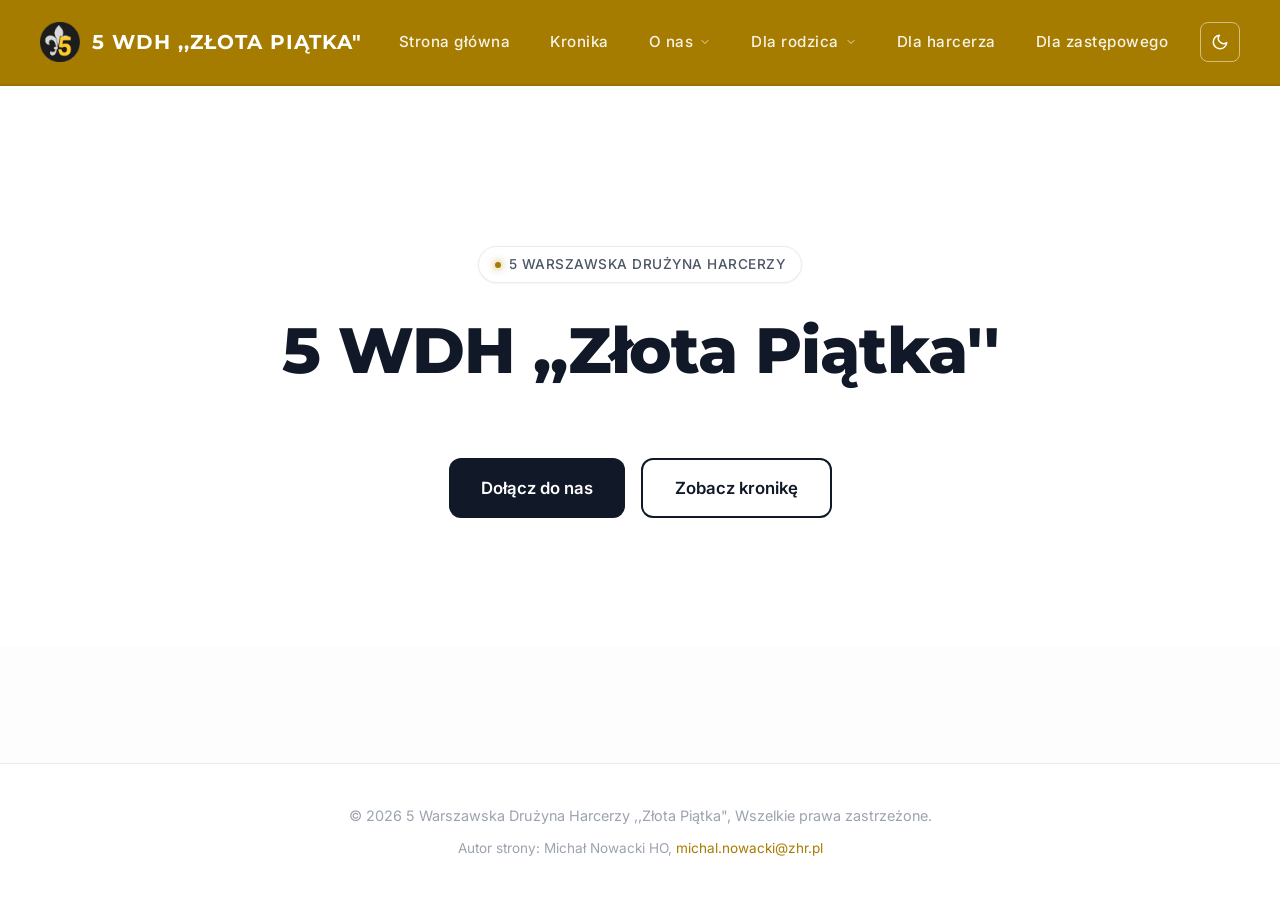
<file: index.html>
<!DOCTYPE html>
<html lang="pl">

<head>
    <meta charset="UTF-8">
    <meta name="viewport" content="width=device-width, initial-scale=1.0">
    <title>Szablon Drużyny - Strona główna</title>
    <!-- Zoptymalizowane ładowanie fontów -->
    <link rel="preconnect" href="https://fonts.googleapis.com">
    <link rel="preconnect" href="https://fonts.gstatic.com" crossorigin>
    <link href="https://fonts.googleapis.com/css2?family=Inter:wght@300;400;500;600;700;800&family=Montserrat:wght@700;800&display=swap" rel="stylesheet">
    <link rel="stylesheet" href="style.css">
    <style>
        /* Dodatkowe, specyficzne dla strony głównej style w celu urozmaicenia */
        .badge {
            display: inline-flex;
            align-items: center;
            padding: 6px 16px;
            border-radius: 999px;
            background-color: var(--bg-surface);
            border: 1px solid var(--border-subtle);
            font-size: 0.85rem;
            font-weight: 500;
            color: var(--text-secondary);
            margin-bottom: 2rem;
            box-shadow: var(--shadow-sm);
            letter-spacing: 0.5px;
            text-transform: uppercase;
        }

        .badge-dot {
            width: 6px;
            height: 6px;
            background-color: var(--color-gold-base);
            border-radius: 50%;
            margin-right: 8px;
            box-shadow: 0 0 8px var(--color-gold-base);
        }

        .cta-button {
            display: inline-flex;
            align-items: center;
            justify-content: center;
            padding: 14px 32px;
            background-color: var(--text-primary);
            color: var(--bg-base);
            text-decoration: none;
            font-weight: 600;
            font-size: 1.05rem;
            border-radius: 12px;
            margin-top: 3rem;
            transition: transform var(--transition-fast), box-shadow var(--transition-fast), background-color var(--transition-fast);
            position: relative;
            overflow: hidden;
        }

        .cta-button:hover {
            transform: translateY(-2px);
            box-shadow: 0 10px 25px -5px rgba(0, 0, 0, 0.2);
            background-color: var(--color-gold-base);
            /* Transformuje w złoty przy najechaniu */
            color: #ffffff;
        }
    </style>
<link rel="icon" type="image/png" href="lofoo.png">
</head>

<body>
    <div id="header-placeholder"></div>

    <main>
        <!-- Zmodernizowana sekcja Hero -->
        <section class="hero">
            <div class="badge">
                <span class="badge-dot"></span> 5 Warszawska Drużyna Harcerzy
            </div>
            <h1>5 WDH ,,Złota Piątka''</h1>
            <p></p>

            <div style="display: flex; gap: 1rem; justify-content: center; flex-wrap: wrap;">
                <a href="kontakt.html" class="cta-button">Dołącz do nas</a>
                <a href="kronika.html" class="cta-button"
                    style="background-color: transparent; border: 2px solid var(--text-primary); color: var(--text-primary);">Zobacz
                    kronikę</a>
            </div>
        </section>


    </main>

    <div id="footer-placeholder"></div>
    <script src="components.js"></script>
    <script src="script.js"></script>
</body>

</html>
</file>
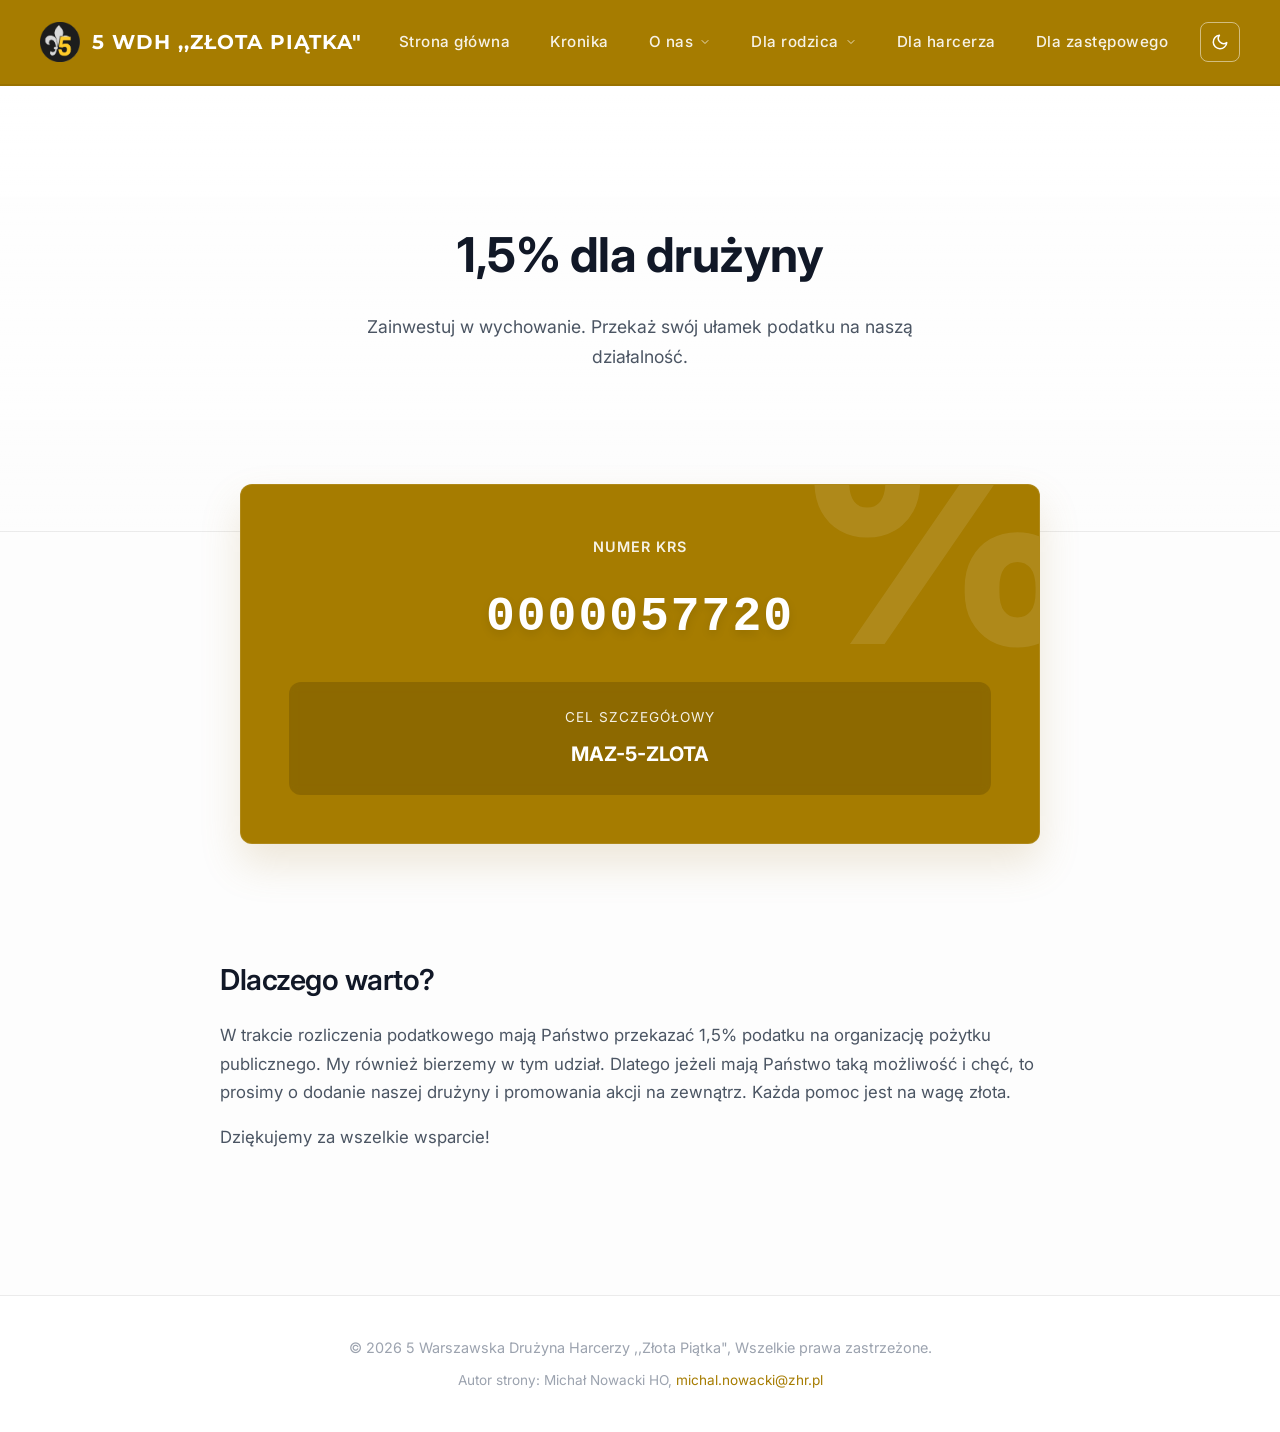
<file: 1-5-procent.html>
<!DOCTYPE html>
<html lang="pl">

<head>
    <meta charset="UTF-8">
    <meta name="viewport" content="width=device-width, initial-scale=1.0">
    <title>1,5% Podatku - Szablon Drużyny</title>
    <link rel="preconnect" href="https://fonts.googleapis.com">
    <link rel="preconnect" href="https://fonts.gstatic.com" crossorigin>
    <link href="https://fonts.googleapis.com/css2?family=Inter:wght@300;400;500;600;700;800&family=Montserrat:wght@700;800&display=swap" rel="stylesheet">
    <link rel="stylesheet" href="style.css">
    <style>
        .page-header {
            padding: 8rem 2rem 5rem;
            text-align: center;
            background: linear-gradient(180deg, var(--hero-glow) 0%, transparent 100%);
            border-bottom: 1px solid var(--border-subtle);
            margin-bottom: 3rem;
        }

        .page-header h1 {
            font-size: 3rem;
            font-weight: 700;
            letter-spacing: -0.5px;
            margin-bottom: 1rem;
            background: var(--gradient-text);
            -webkit-background-clip: text;
            -webkit-text-fill-color: transparent;
        }

        .tax-card {
            background-color: var(--color-gold-base);
            color: #ffffff;
            border-radius: var(--radius-lg);
            padding: 3rem;
            text-align: center;
            margin: -6rem auto 4rem;
            /* Overlap z headerem dla dynamiki */
            position: relative;
            z-index: 10;
            max-width: 800px;
            box-shadow: 0 20px 40px rgba(176, 141, 68, 0.2);
            border: 1px solid rgba(255, 255, 255, 0.1);
            overflow: hidden;
        }

        .tax-card::before {
            content: '%';
            position: absolute;
            font-size: 300px;
            font-weight: 800;
            right: -50px;
            top: -100px;
            opacity: 0.1;
            line-height: 1;
            pointer-events: none;
            color: #ffffff;
        }

        .number-large {
            font-size: 3rem;
            font-weight: 800;
            letter-spacing: 2px;
            font-family: monospace;
            display: block;
            margin: 1rem 0;
            text-shadow: 0 4px 10px rgba(0, 0, 0, 0.1);
        }
    </style>
<link rel="icon" type="image/png" href="lofoo.png">
</head>

<body>
    <div id="header-placeholder"></div>

    <main>
        <div class="page-header" style="padding-bottom: 10rem;">
            <h1>1,5% dla drużyny</h1>
            <p style="color: var(--text-secondary); font-size: 1.1rem; max-width: 600px; margin: 0 auto;">Zainwestuj w
                wychowanie. Przekaż swój ułamek podatku na naszą działalność.</p>
        </div>

        <section class="content" style="max-width: 1000px; padding-top: 0;">

            <div class="tax-card">
                <span
                    style="text-transform: uppercase; font-size: 0.9rem; font-weight: 600; letter-spacing: 1px; opacity: 0.9;">Numer
                    KRS</span>
                <span class="number-large">0000057720</span>

                <div
                    style="background: rgba(0,0,0,0.15); border-radius: 12px; padding: 1.5rem; margin-top: 1.5rem; backdrop-filter: blur(5px);">
                    <span
                        style="font-size: 0.85rem; text-transform: uppercase; letter-spacing: 1px; opacity: 0.9; margin-bottom: 0.5rem; display: block;">Cel
                        szczegółowy</span>
                    <strong style="font-size: 1.25rem;">MAZ-5-ZLOTA</strong>
                </div>
            </div>

            <div class="card" style="text-align: left; padding: 3rem;">
                <h2 style="font-size: 1.8rem; margin-bottom: 1rem;">Dlaczego warto?</h2>
                <p style="font-size: 1.05rem; line-height: 1.7; color: var(--text-secondary);">W trakcie rozliczenia
                    podatkowego mają Państwo przekazać 1,5% podatku na organizację pożytku publicznego. My również
                    bierzemy w tym udział. Dlatego jeżeli mają Państwo taką możliwość i chęć, to prosimy o dodanie
                    naszej drużyny i
                    promowania akcji na zewnątrz. Każda pomoc jest na wagę złota.</p>
                <p style="font-size: 1.05rem; line-height: 1.7; color: var(--text-secondary); margin-top: 1rem;">
                    Dziękujemy za wszelkie wsparcie!</p>
            </div>
        </section>
    </main>

    <div id="footer-placeholder"></div>
    <script src="components.js"></script>
    <script src="script.js"></script>
</body>

</html>
</file>
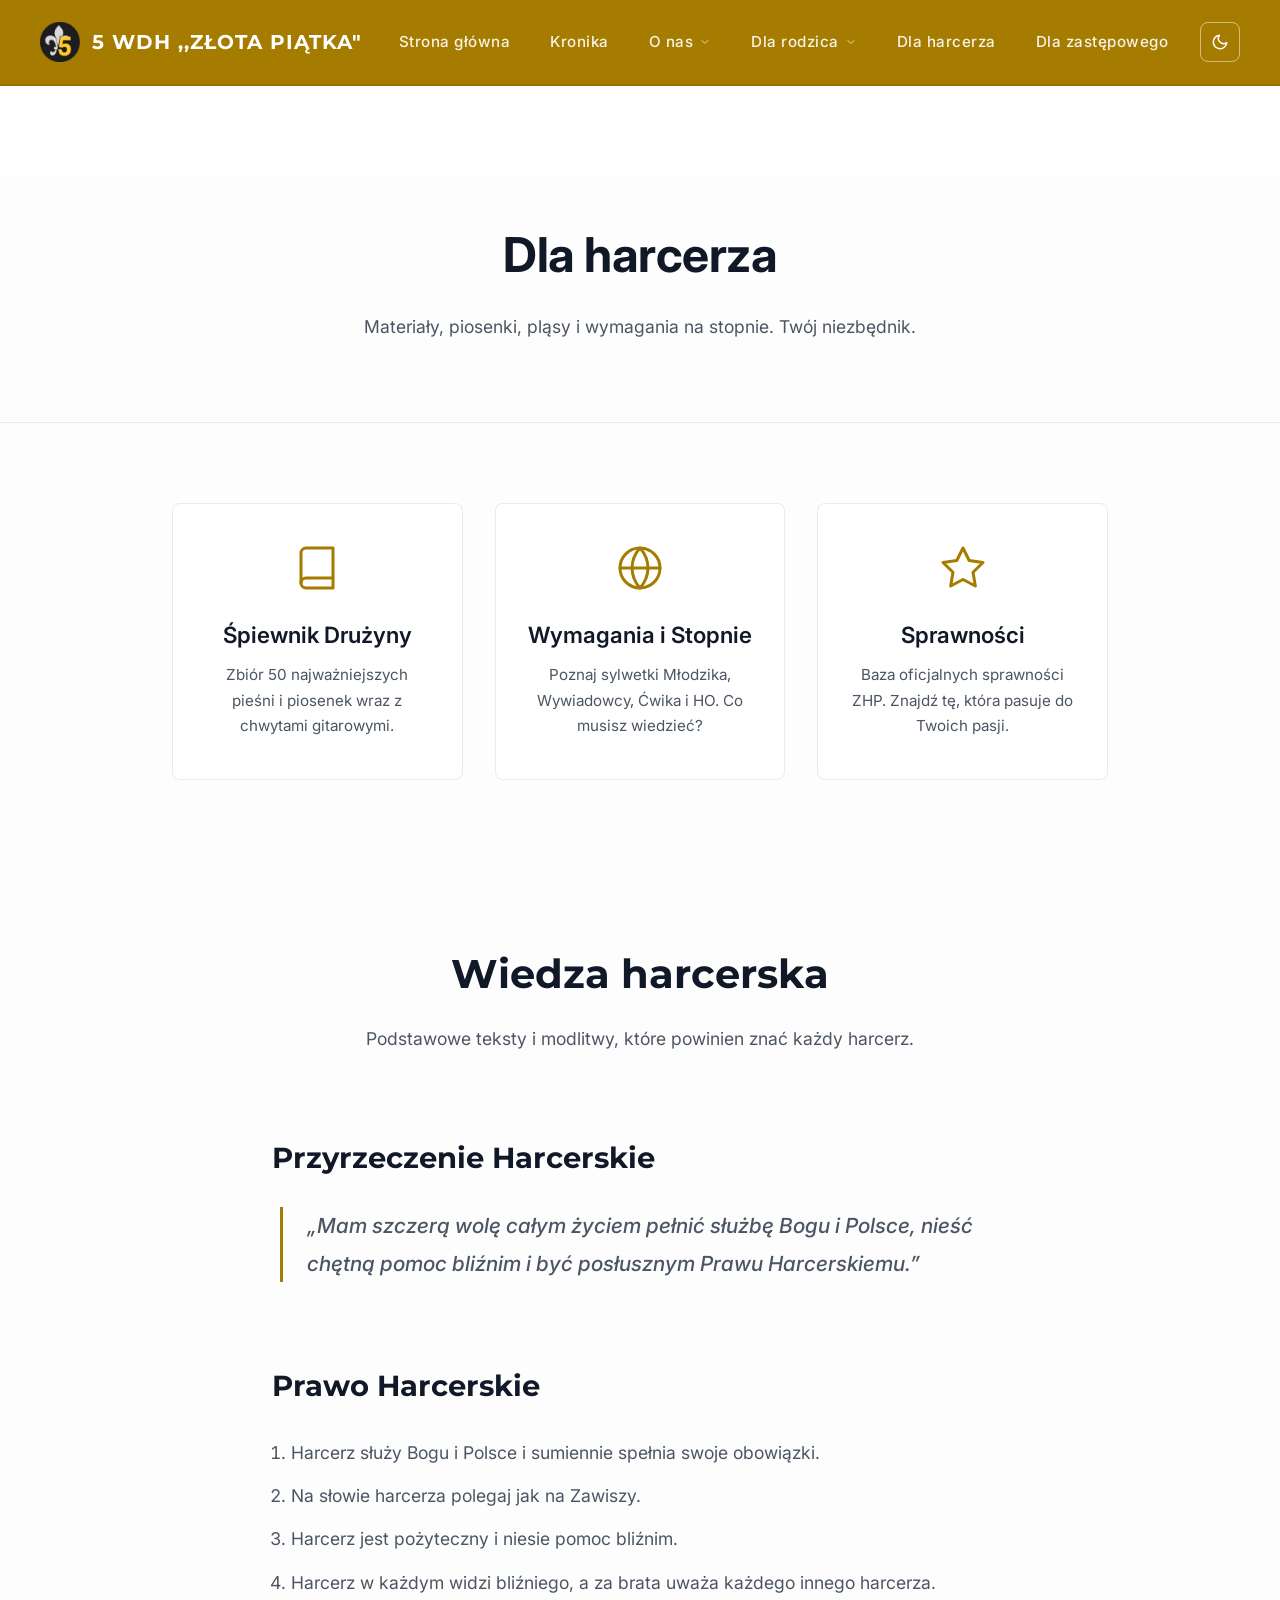
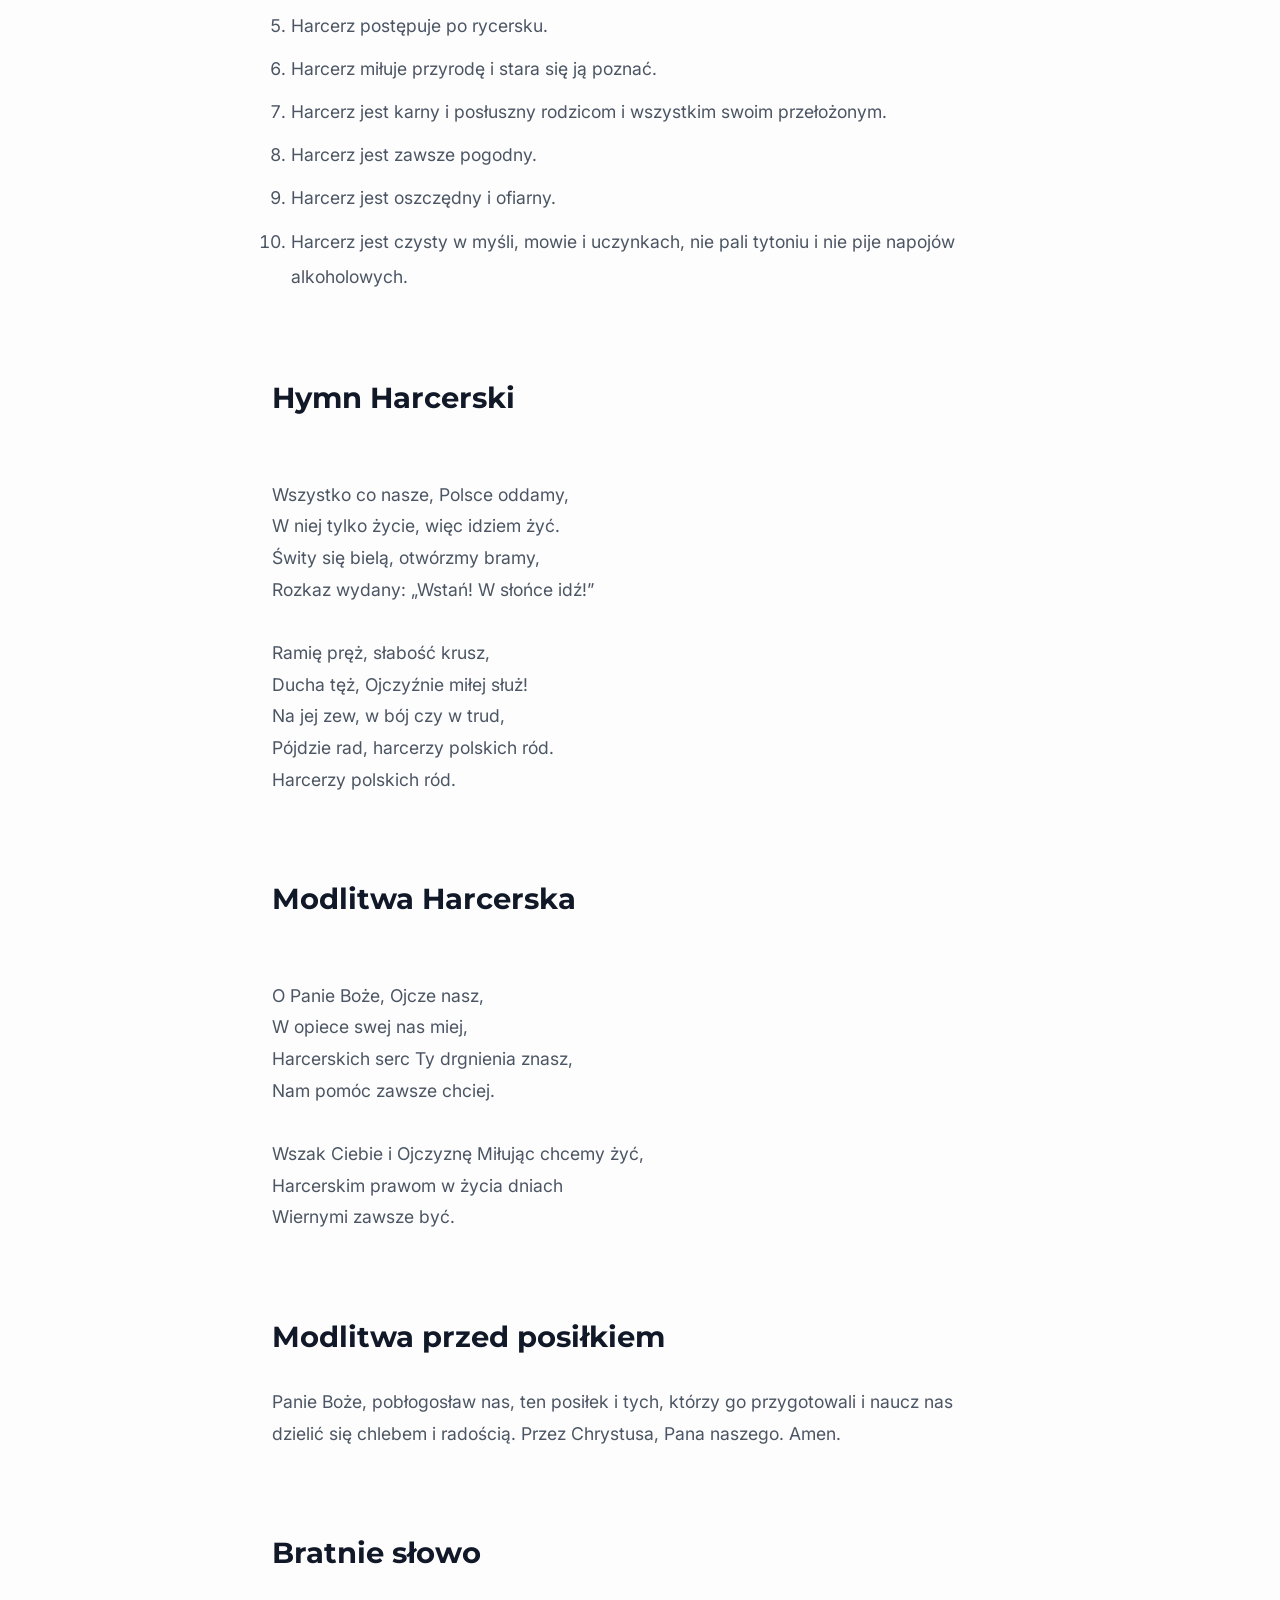
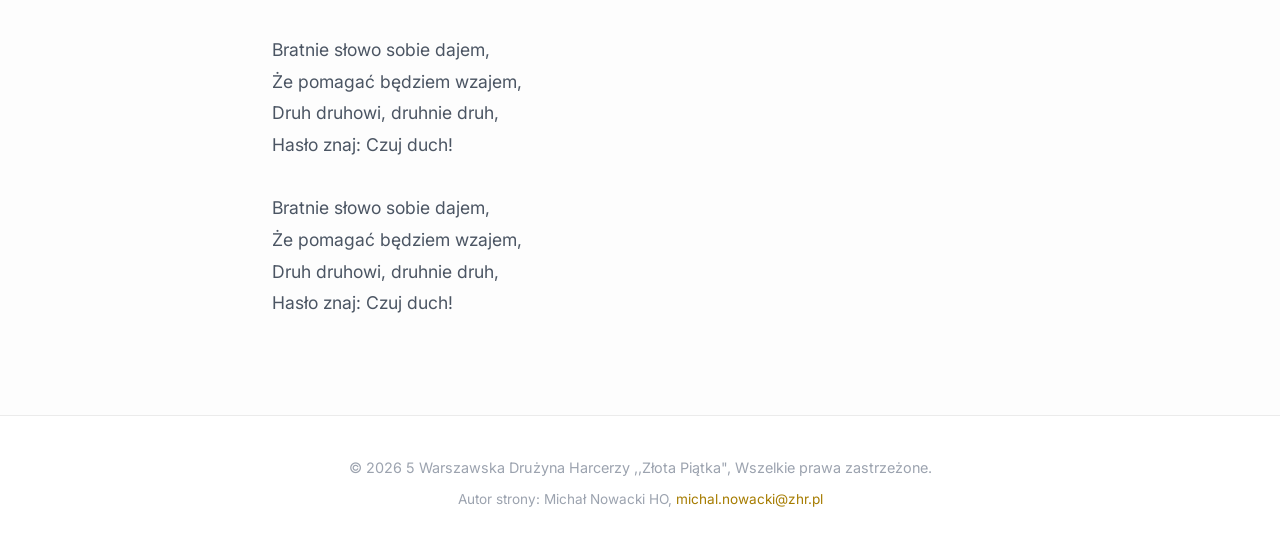
<file: dla-harcerza.html>
<!DOCTYPE html>
<html lang="pl">

<head>
    <meta charset="UTF-8">
    <meta name="viewport" content="width=device-width, initial-scale=1.0">
    <title>Dla harcerza - Szablon</title>
    <link rel="preconnect" href="https://fonts.googleapis.com">
    <link rel="preconnect" href="https://fonts.gstatic.com" crossorigin>
    <link
        href="https://fonts.googleapis.com/css2?family=Inter:wght@300;400;500;600;700;800&family=Montserrat:wght@700;800&display=swap"
        rel="stylesheet">
    <link rel="stylesheet" href="style.css">
    <style>
        .page-header {
            padding: 8rem 2rem 5rem;
            text-align: center;
            background: linear-gradient(180deg, var(--hero-glow) 0%, transparent 100%);
            border-bottom: 1px solid var(--border-subtle);
            margin-bottom: 3rem;
        }

        .page-header h1 {
            font-size: 3rem;
            font-weight: 700;
            letter-spacing: -0.5px;
            margin-bottom: 1rem;
            background: var(--gradient-text);
            -webkit-background-clip: text;
            -webkit-text-fill-color: transparent;
        }

        .resource-grid {
            display: grid;
            grid-template-columns: repeat(auto-fit, minmax(280px, 1fr));
            gap: 2rem;
            margin-top: 2rem;
        }

        .resource-card {
            background-color: var(--bg-surface);
            border: 1px solid var(--border-subtle);
            border-radius: var(--radius-md);
            padding: 2.5rem 2rem;
            text-align: center;
            transition: transform var(--transition-fast), box-shadow var(--transition-fast), border-color var(--transition-fast);
            text-decoration: none;
            display: block;
        }

        .resource-card:hover {
            transform: translateY(-8px);
            box-shadow: var(--shadow-lg);
            border-color: var(--color-gold-base);
        }

        .resource-icon {
            color: var(--color-gold-base);
            margin-bottom: 1rem;
            transition: transform var(--transition-fast);
        }

        .resource-card:hover .resource-icon {
            transform: scale(1.1);
        }

        .resource-title {
            color: var(--text-primary);
            font-size: 1.4rem;
            font-weight: 600;
            margin-bottom: 0.5rem;
        }

        .resource-desc {
            color: var(--text-secondary);
            font-size: 0.95rem;
            margin: 0;
        }
    </style>
    <link rel="icon" type="image/png" href="lofoo.png">
</head>

<body>
    <div id="header-placeholder"></div>

    <main>
        <div class="page-header">
            <h1>Dla harcerza</h1>
            <p style="color: var(--text-secondary); font-size: 1.1rem; max-width: 600px; margin: 0 auto;">Materiały,
                piosenki, pląsy i wymagania na stopnie. Twój niezbędnik.</p>
        </div>

        <section class="content" style="max-width: 1000px;">
            <div class="resource-grid">

                <a href="#" class="resource-card">
                    <svg class="resource-icon" width="48" height="48" viewBox="0 0 24 24" fill="none"
                        stroke="currentColor" stroke-width="1.5" stroke-linecap="round" stroke-linejoin="round">
                        <path d="M4 19.5A2.5 2.5 0 0 1 6.5 17H20"></path>
                        <path d="M6.5 2H20v20H6.5A2.5 2.5 0 0 1 4 19.5v-15A2.5 2.5 0 0 1 6.5 2z"></path>
                    </svg>
                    <h3 class="resource-title">Śpiewnik Drużyny</h3>
                    <p class="resource-desc">Zbiór 50 najważniejszych pieśni i piosenek wraz z chwytami gitarowymi.</p>
                </a>

                <a href="#" class="resource-card">
                    <svg class="resource-icon" width="48" height="48" viewBox="0 0 24 24" fill="none"
                        stroke="currentColor" stroke-width="1.5" stroke-linecap="round" stroke-linejoin="round">
                        <circle cx="12" cy="12" r="10"></circle>
                        <path
                            d="M12 2a15.3 15.3 0 0 1 4 10 15.3 15.3 0 0 1-4 10 15.3 15.3 0 0 1-4-10 15.3 15.3 0 0 1 4-10z">
                        </path>
                        <path d="M2 12h20"></path>
                    </svg>
                    <h3 class="resource-title">Wymagania i Stopnie</h3>
                    <p class="resource-desc">Poznaj sylwetki Młodzika, Wywiadowcy, Ćwika i HO. Co musisz wiedzieć?</p>
                </a>

                <a href="#" class="resource-card">
                    <svg class="resource-icon" width="48" height="48" viewBox="0 0 24 24" fill="none"
                        stroke="currentColor" stroke-width="1.5" stroke-linecap="round" stroke-linejoin="round">
                        <polygon
                            points="12 2 15.09 8.26 22 9.27 17 14.14 18.18 21.02 12 17.77 5.82 21.02 7 14.14 2 9.27 8.91 8.26 12 2">
                        </polygon>
                    </svg>
                    <h3 class="resource-title">Sprawności</h3>
                    <p class="resource-desc">Baza oficjalnych sprawności ZHP. Znajdź tę, która pasuje do Twoich pasji.
                    </p>
                </a>

            </div>
        </section>

        <!-- Sekcja Wiedza Harcerska -->
        <section class="content" style="max-width: 800px; margin-top: 4rem;">
            <div style="text-align: center; margin-bottom: 5rem;">
                <h2
                    style="font-family: 'Montserrat', sans-serif; font-size: 2.5rem; color: var(--text-primary); margin-bottom: 1rem;">
                    Wiedza harcerska</h2>
                <p style="color: var(--text-secondary); font-size: 1.1rem; max-width: 600px; margin: 0 auto;">Podstawowe
                    teksty i modlitwy, które powinien
                    znać każdy harcerz.</p>
            </div>

            <div style="display: flex; flex-direction: column; gap: 5rem;">

                <div style="text-align: left;">
                    <h3
                        style="font-size: 1.8rem; color: var(--text-primary); margin-bottom: 1.5rem; font-family: 'Montserrat', sans-serif;">
                        Przyrzeczenie Harcerskie</h3>
                    <p
                        style="font-size: 1.3rem; font-style: italic; font-weight: 500; color: var(--text-secondary); line-height: 1.8; border-left: 3px solid var(--color-gold-base); padding-left: 1.5rem; margin-left: 0.5rem;">
                        „Mam szczerą wolę całym życiem pełnić służbę Bogu i Polsce, nieść chętną pomoc bliźnim i być
                        posłusznym Prawu Harcerskiemu.”
                    </p>
                </div>

                <div style="text-align: left;">
                    <h3
                        style="font-size: 1.8rem; color: var(--text-primary); margin-bottom: 1.5rem; font-family: 'Montserrat', sans-serif;">
                        Prawo Harcerskie</h3>
                    <ol style="color: var(--text-secondary); font-size: 1.1rem; line-height: 2; padding-left: 1.2rem;">
                        <li style="margin-bottom: 0.5rem;">Harcerz służy Bogu i Polsce i sumiennie spełnia swoje
                            obowiązki.</li>
                        <li style="margin-bottom: 0.5rem;">Na słowie harcerza polegaj jak na Zawiszy.</li>
                        <li style="margin-bottom: 0.5rem;">Harcerz jest pożyteczny i niesie pomoc bliźnim.</li>
                        <li style="margin-bottom: 0.5rem;">Harcerz w każdym widzi bliźniego, a za brata uważa
                            każdego innego harcerza.</li>
                        <li style="margin-bottom: 0.5rem;">Harcerz postępuje po rycersku.</li>
                        <li style="margin-bottom: 0.5rem;">Harcerz miłuje przyrodę i stara się ją poznać.</li>
                        <li style="margin-bottom: 0.5rem;">Harcerz jest karny i posłuszny rodzicom i wszystkim swoim
                            przełożonym.</li>
                        <li style="margin-bottom: 0.5rem;">Harcerz jest zawsze pogodny.</li>
                        <li style="margin-bottom: 0.5rem;">Harcerz jest oszczędny i ofiarny.</li>
                        <li>Harcerz jest czysty w myśli, mowie i uczynkach, nie pali tytoniu i nie pije napojów
                            alkoholowych.</li>
                    </ol>
                </div>

                <div style="text-align: left;">
                    <h3
                        style="font-size: 1.8rem; color: var(--text-primary); margin-bottom: 1.5rem; font-family: 'Montserrat', sans-serif;">
                        Hymn
                        Harcerski</h3>
                    <p
                        style="color: var(--text-secondary); font-size: 1.1rem; line-height: 1.8; white-space: pre-line;">
                        Wszystko co nasze, Polsce oddamy,
                        W niej tylko życie, więc idziem żyć.
                        Świty się bielą, otwórzmy bramy,
                        Rozkaz wydany: „Wstań! W słońce idź!”

                        Ramię pręż, słabość krusz,
                        Ducha tęż, Ojczyźnie miłej służ!
                        Na jej zew, w bój czy w trud,
                        Pójdzie rad, harcerzy polskich ród.
                        Harcerzy polskich ród.
                    </p>
                </div>

                <div style="text-align: left;">
                    <h3
                        style="font-size: 1.8rem; color: var(--text-primary); margin-bottom: 1.5rem; font-family: 'Montserrat', sans-serif;">
                        Modlitwa
                        Harcerska</h3>
                    <p
                        style="color: var(--text-secondary); font-size: 1.1rem; line-height: 1.8; white-space: pre-line;">
                        O Panie Boże, Ojcze nasz,
                        W opiece swej nas miej,
                        Harcerskich serc Ty drgnienia znasz,
                        Nam pomóc zawsze chciej.

                        Wszak Ciebie i Ojczyznę Miłując chcemy żyć,
                        Harcerskim prawom w życia dniach
                        Wiernymi zawsze być.
                    </p>
                </div>

                <div style="text-align: left;">
                    <h3
                        style="font-size: 1.8rem; color: var(--text-primary); margin-bottom: 1.5rem; font-family: 'Montserrat', sans-serif;">
                        Modlitwa
                        przed posiłkiem</h3>
                    <p style="color: var(--text-secondary); font-size: 1.1rem; line-height: 1.8;">
                        Panie Boże, pobłogosław nas, ten posiłek i tych, którzy go przygotowali i naucz nas dzielić
                        się chlebem i radością. Przez Chrystusa, Pana naszego. Amen.
                    </p>
                </div>

                <div style="text-align: left;">
                    <h3
                        style="font-size: 1.8rem; color: var(--text-primary); margin-bottom: 1.5rem; font-family: 'Montserrat', sans-serif;">
                        Bratnie
                        słowo</h3>
                    <p
                        style="color: var(--text-secondary); font-size: 1.1rem; line-height: 1.8; white-space: pre-line;">
                        Bratnie słowo sobie dajem,
                        Że pomagać będziem wzajem,
                        Druh druhowi, druhnie druh,
                        Hasło znaj: Czuj duch!

                        Bratnie słowo sobie dajem,
                        Że pomagać będziem wzajem,
                        Druh druhowi, druhnie druh,
                        Hasło znaj: Czuj duch!
                    </p>
                </div>

            </div>
        </section>
    </main>

    <div id="footer-placeholder"></div>
    <script src="components.js"></script>
    <script src="script.js"></script>
</body>

</html>
</file>
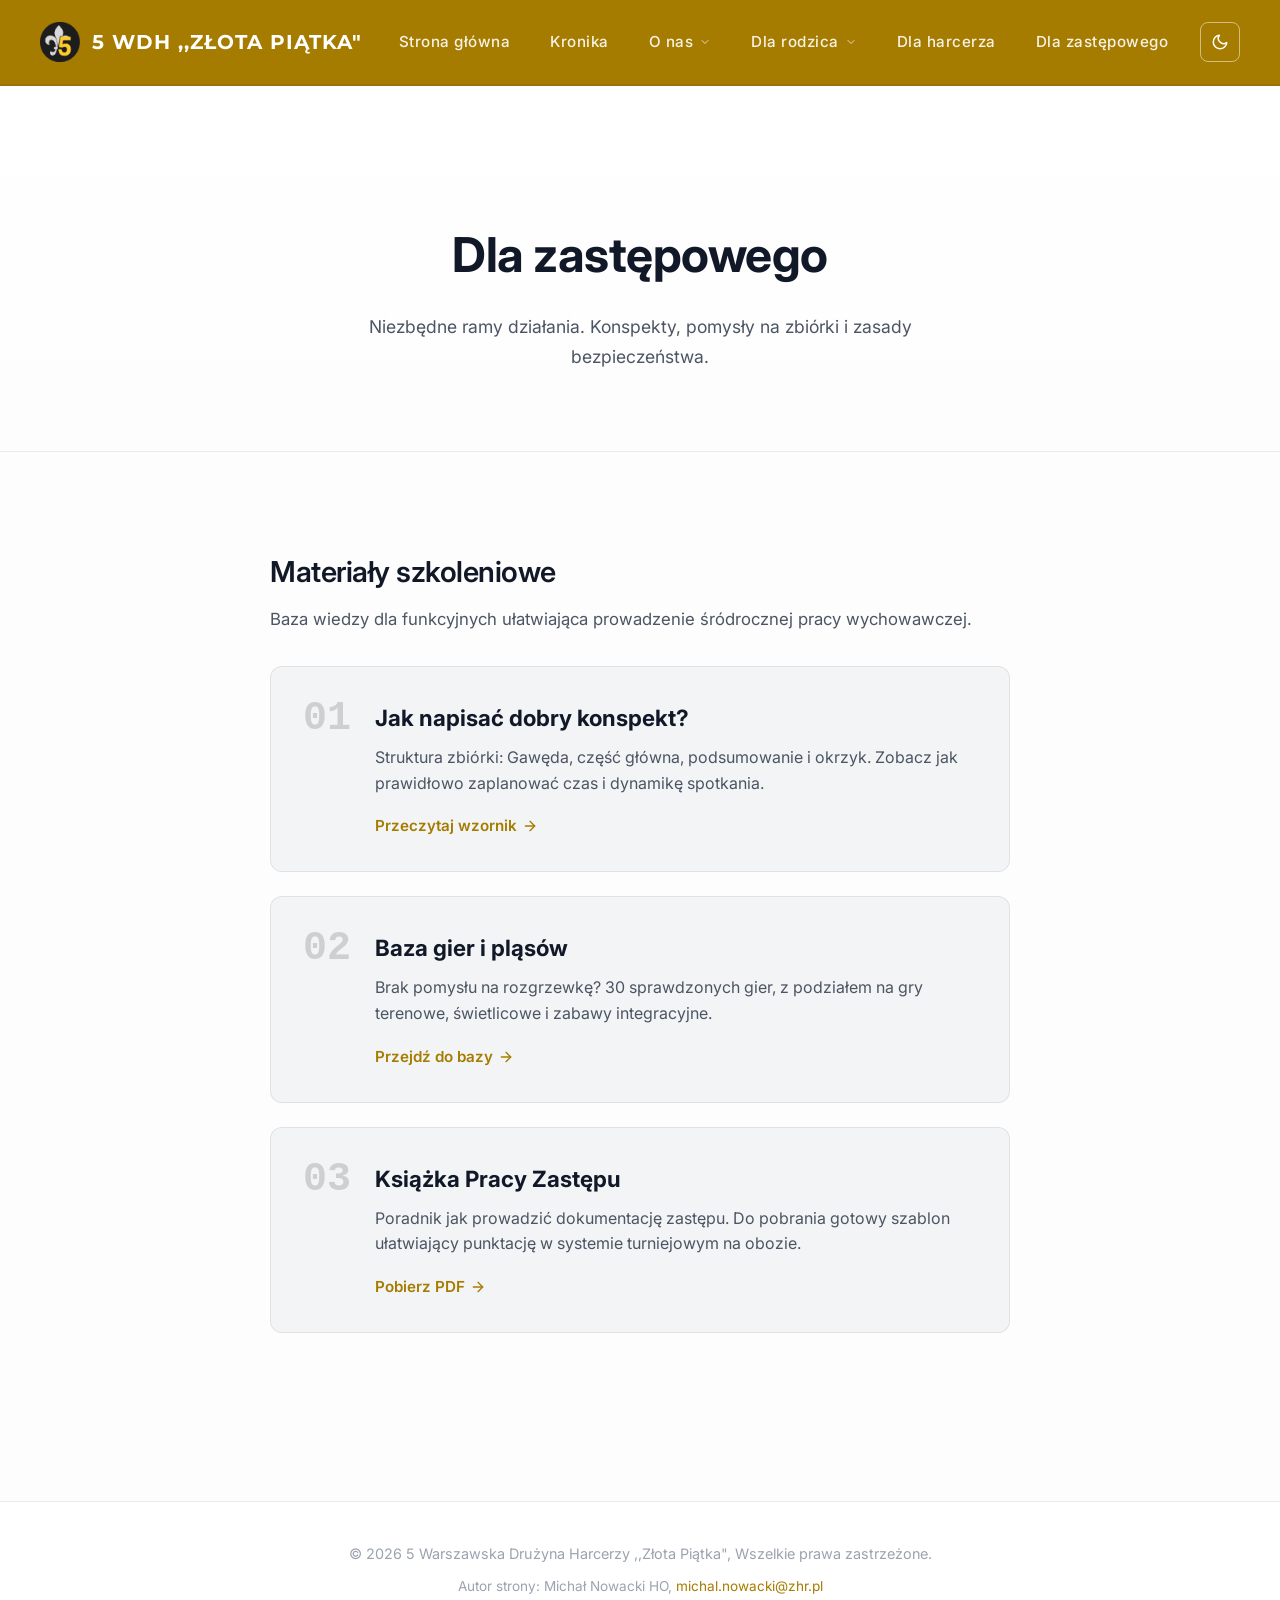
<file: dla-zastepowego.html>
<!DOCTYPE html>
<html lang="pl">

<head>
    <meta charset="UTF-8">
    <meta name="viewport" content="width=device-width, initial-scale=1.0">
    <title>Dla zastępowego - Szablon</title>
    <link rel="preconnect" href="https://fonts.googleapis.com">
    <link rel="preconnect" href="https://fonts.gstatic.com" crossorigin>
    <link href="https://fonts.googleapis.com/css2?family=Inter:wght@300;400;500;600;700;800&family=Montserrat:wght@700;800&display=swap" rel="stylesheet">
    <link rel="stylesheet" href="style.css">
    <style>
        .page-header {
            padding: 8rem 2rem 5rem;
            text-align: center;
            background: linear-gradient(180deg, var(--hero-glow) 0%, transparent 100%);
            border-bottom: 1px solid var(--border-subtle);
            margin-bottom: 3rem;
        }

        .page-header h1 {
            font-size: 3rem;
            font-weight: 700;
            letter-spacing: -0.5px;
            margin-bottom: 1rem;
            background: var(--gradient-text);
            -webkit-background-clip: text;
            -webkit-text-fill-color: transparent;
        }

        .tool-list {
            margin-top: 2rem;
        }

        .tool-item {
            display: flex;
            align-items: flex-start;
            gap: 1.5rem;
            padding: 2rem;
            border-radius: var(--radius-lg);
            background-color: var(--bg-surface-hover);
            border: 1px solid var(--border-subtle);
            margin-bottom: 1.5rem;
            transition: transform var(--transition-fast), border-color var(--transition-fast);
        }

        .tool-item:hover {
            transform: translateX(8px);
            border-color: var(--color-gold-base);
        }

        .tool-number {
            font-size: 2.5rem;
            font-weight: 800;
            line-height: 1;
            color: var(--border-strong);
            font-family: monospace;
        }

        .tool-content h3 {
            font-size: 1.4rem;
            color: var(--text-primary);
            margin-bottom: 0.5rem;
        }

        .tool-content p {
            color: var(--text-secondary);
            font-size: 1rem;
            line-height: 1.6;
            margin-bottom: 1rem;
        }

        .tool-link {
            display: inline-flex;
            align-items: center;
            gap: 5px;
            color: var(--color-gold-base);
            text-decoration: none;
            font-weight: 600;
            font-size: 0.95rem;
        }

        .tool-link:hover {
            color: var(--color-gold-light);
            text-decoration: underline;
        }
    </style>
<link rel="icon" type="image/png" href="lofoo.png">
</head>

<body>
    <div id="header-placeholder"></div>

    <main>
        <div class="page-header">
            <h1>Dla zastępowego</h1>
            <p style="color: var(--text-secondary); font-size: 1.1rem; max-width: 600px; margin: 0 auto;">Niezbędne ramy
                działania. Konspekty, pomysły na zbiórki i zasady bezpieczeństwa.</p>
        </div>

        <section class="content" style="max-width: 900px;">
            <div class="card" style="text-align: left; padding: 3rem;">
                <h2 style="font-size: 1.8rem; margin-bottom: 0.5rem;">Materiały szkoleniowe</h2>
                <p style="color: var(--text-secondary); margin-bottom: 2rem;">Baza wiedzy dla funkcyjnych ułatwiająca
                    prowadzenie śródrocznej pracy wychowawczej.</p>

                <div class="tool-list">
                    <div class="tool-item">
                        <div class="tool-number">01</div>
                        <div class="tool-content">
                            <h3>Jak napisać dobry konspekt?</h3>
                            <p>Struktura zbiórki: Gawęda, część główna, podsumowanie i okrzyk. Zobacz jak prawidłowo
                                zaplanować czas i dynamikę spotkania.</p>
                            <a href="#" class="tool-link">
                                Przeczytaj wzornik
                                <svg width="16" height="16" viewBox="0 0 24 24" fill="none" stroke="currentColor"
                                    stroke-width="2" stroke-linecap="round" stroke-linejoin="round">
                                    <line x1="5" y1="12" x2="19" y2="12"></line>
                                    <polyline points="12 5 19 12 12 19"></polyline>
                                </svg>
                            </a>
                        </div>
                    </div>

                    <div class="tool-item">
                        <div class="tool-number">02</div>
                        <div class="tool-content">
                            <h3>Baza gier i pląsów</h3>
                            <p>Brak pomysłu na rozgrzewkę? 30 sprawdzonych gier, z podziałem na gry terenowe,
                                świetlicowe i zabawy integracyjne.</p>
                            <a href="#" class="tool-link">
                                Przejdź do bazy
                                <svg width="16" height="16" viewBox="0 0 24 24" fill="none" stroke="currentColor"
                                    stroke-width="2" stroke-linecap="round" stroke-linejoin="round">
                                    <line x1="5" y1="12" x2="19" y2="12"></line>
                                    <polyline points="12 5 19 12 12 19"></polyline>
                                </svg>
                            </a>
                        </div>
                    </div>

                    <div class="tool-item">
                        <div class="tool-number">03</div>
                        <div class="tool-content">
                            <h3>Książka Pracy Zastępu</h3>
                            <p>Poradnik jak prowadzić dokumentację zastępu. Do pobrania gotowy szablon ułatwiający
                                punktację w systemie turniejowym na obozie.</p>
                            <a href="#" class="tool-link">
                                Pobierz PDF
                                <svg width="16" height="16" viewBox="0 0 24 24" fill="none" stroke="currentColor"
                                    stroke-width="2" stroke-linecap="round" stroke-linejoin="round">
                                    <line x1="5" y1="12" x2="19" y2="12"></line>
                                    <polyline points="12 5 19 12 12 19"></polyline>
                                </svg>
                            </a>
                        </div>
                    </div>
                </div>

            </div>
        </section>
    </main>

    <div id="footer-placeholder"></div>
    <script src="components.js"></script>
    <script src="script.js"></script>
</body>

</html>
</file>
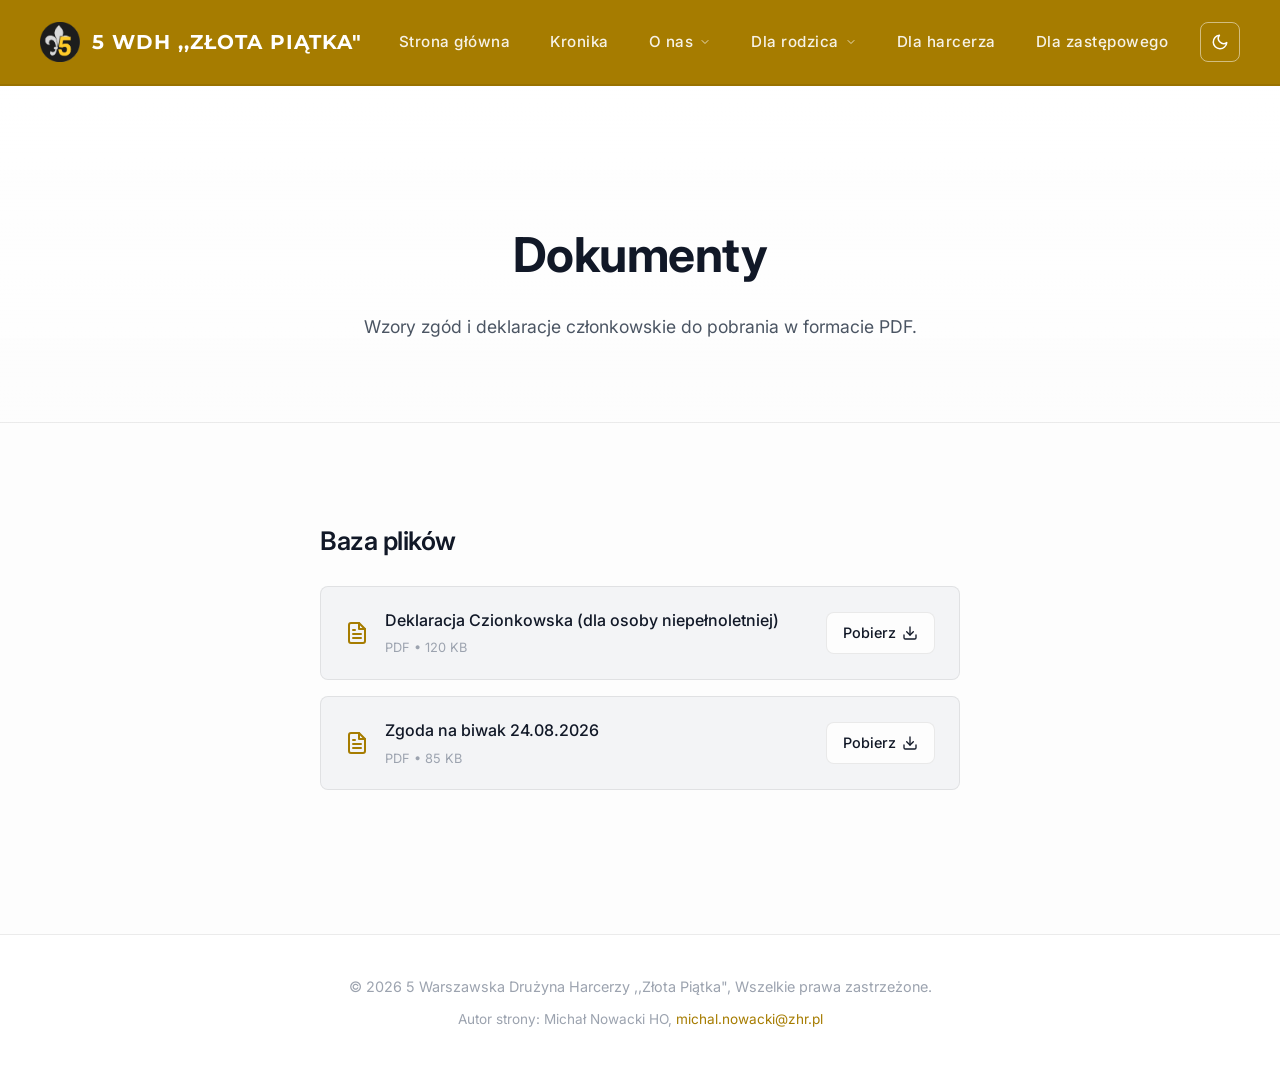
<file: dokumenty.html>
<!DOCTYPE html>
<html lang="pl">

<head>
    <meta charset="UTF-8">
    <meta name="viewport" content="width=device-width, initial-scale=1.0">
    <title>Dokumenty - Szablon Drużyny</title>
    <link rel="preconnect" href="https://fonts.googleapis.com">
    <link rel="preconnect" href="https://fonts.gstatic.com" crossorigin>
    <link href="https://fonts.googleapis.com/css2?family=Inter:wght@300;400;500;600;700;800&family=Montserrat:wght@700;800&display=swap" rel="stylesheet">
    <link rel="stylesheet" href="style.css">
    <style>
        .page-header {
            padding: 8rem 2rem 5rem;
            text-align: center;
            background: linear-gradient(180deg, var(--hero-glow) 0%, transparent 100%);
            border-bottom: 1px solid var(--border-subtle);
            margin-bottom: 3rem;
        }

        .page-header h1 {
            font-size: 3rem;
            font-weight: 700;
            letter-spacing: -0.5px;
            margin-bottom: 1rem;
            background: var(--gradient-text);
            -webkit-background-clip: text;
            -webkit-text-fill-color: transparent;
        }

        .document-list {
            display: flex;
            flex-direction: column;
            gap: 1rem;
        }

        .document-item {
            display: flex;
            align-items: center;
            justify-content: space-between;
            background-color: var(--bg-surface-hover);
            border: 1px solid var(--border-subtle);
            padding: 1.25rem 1.5rem;
            border-radius: var(--radius-md);
            transition: all var(--transition-fast);
            color: var(--text-primary);
            text-decoration: none;
        }

        .document-item:hover {
            border-color: var(--color-gold-base);
            box-shadow: var(--shadow-sm);
            transform: translateX(5px);
        }

        .document-info {
            display: flex;
            align-items: center;
            gap: 1rem;
        }

        .document-icon {
            color: var(--color-gold-base);
        }

        .document-meta {
            font-size: 0.8rem;
            color: var(--text-tertiary);
            display: block;
            margin-top: 0.2rem;
        }

        .download-btn {
            background-color: var(--bg-base);
            border: 1px solid var(--border-subtle);
            padding: 8px 16px;
            border-radius: 8px;
            font-size: 0.9rem;
            font-weight: 500;
            color: var(--text-primary);
            display: flex;
            align-items: center;
            gap: 6px;
            transition: all var(--transition-fast);
        }

        .document-item:hover .download-btn {
            border-color: var(--color-gold-base);
            background-color: var(--color-gold-base);
            color: #fff;
        }
    </style>
<link rel="icon" type="image/png" href="lofoo.png">
</head>

<body>
    <div id="header-placeholder"></div>

    <main>
        <div class="page-header">
            <h1>Dokumenty</h1>
            <p style="color: var(--text-secondary); font-size: 1.1rem; max-width: 600px; margin: 0 auto;">Wzory zgód i
                deklaracje członkowskie do pobrania w formacie PDF.</p>
        </div>

        <section class="content" style="max-width: 800px;">
            <div class="card" style="text-align: left; padding: 3rem;">
                <h2 style="font-size: 1.6rem; margin-bottom: 1.5rem;">Baza plików</h2>

                <div class="document-list">
                    <a href="#" class="document-item">
                        <div class="document-info">
                            <svg class="document-icon" width="24" height="24" viewBox="0 0 24 24" fill="none"
                                stroke="currentColor" stroke-width="2" stroke-linecap="round" stroke-linejoin="round">
                                <path d="M14 2H6a2 2 0 0 0-2 2v16a2 2 0 0 0 2 2h12a2 2 0 0 0 2-2V8z"></path>
                                <polyline points="14 2 14 8 20 8"></polyline>
                                <line x1="16" y1="13" x2="8" y2="13"></line>
                                <line x1="16" y1="17" x2="8" y2="17"></line>
                                <polyline points="10 9 9 9 8 9"></polyline>
                            </svg>
                            <div>
                                <strong style="font-weight: 500;">Deklaracja Czionkowska (dla osoby
                                    niepełnoletniej)</strong>
                                <span class="document-meta">PDF • 120 KB</span>
                            </div>
                        </div>
                        <div class="download-btn">
                            Pobierz
                            <svg width="16" height="16" viewBox="0 0 24 24" fill="none" stroke="currentColor"
                                stroke-width="2" stroke-linecap="round" stroke-linejoin="round">
                                <path d="M21 15v4a2 2 0 0 1-2 2H5a2 2 0 0 1-2-2v-4"></path>
                                <polyline points="7 10 12 15 17 10"></polyline>
                                <line x1="12" y1="15" x2="12" y2="3"></line>
                            </svg>
                        </div>
                    </a>

                    <a href="#" class="document-item">
                        <div class="document-info">
                            <svg class="document-icon" width="24" height="24" viewBox="0 0 24 24" fill="none"
                                stroke="currentColor" stroke-width="2" stroke-linecap="round" stroke-linejoin="round">
                                <path d="M14 2H6a2 2 0 0 0-2 2v16a2 2 0 0 0 2 2h12a2 2 0 0 0 2-2V8z"></path>
                                <polyline points="14 2 14 8 20 8"></polyline>
                                <line x1="16" y1="13" x2="8" y2="13"></line>
                                <line x1="16" y1="17" x2="8" y2="17"></line>
                                <polyline points="10 9 9 9 8 9"></polyline>
                            </svg>
                            <div>
                                <strong style="font-weight: 500;">Zgoda na biwak 24.08.2026</strong>
                                <span class="document-meta">PDF • 85 KB</span>
                            </div>
                        </div>
                        <div class="download-btn">
                            Pobierz
                            <svg width="16" height="16" viewBox="0 0 24 24" fill="none" stroke="currentColor"
                                stroke-width="2" stroke-linecap="round" stroke-linejoin="round">
                                <path d="M21 15v4a2 2 0 0 1-2 2H5a2 2 0 0 1-2-2v-4"></path>
                                <polyline points="7 10 12 15 17 10"></polyline>
                                <line x1="12" y1="15" x2="12" y2="3"></line>
                            </svg>
                        </div>
                    </a>
                </div>

            </div>
        </section>
    </main>

    <div id="footer-placeholder"></div>
    <script src="components.js"></script>
    <script src="script.js"></script>
</body>

</html>
</file>
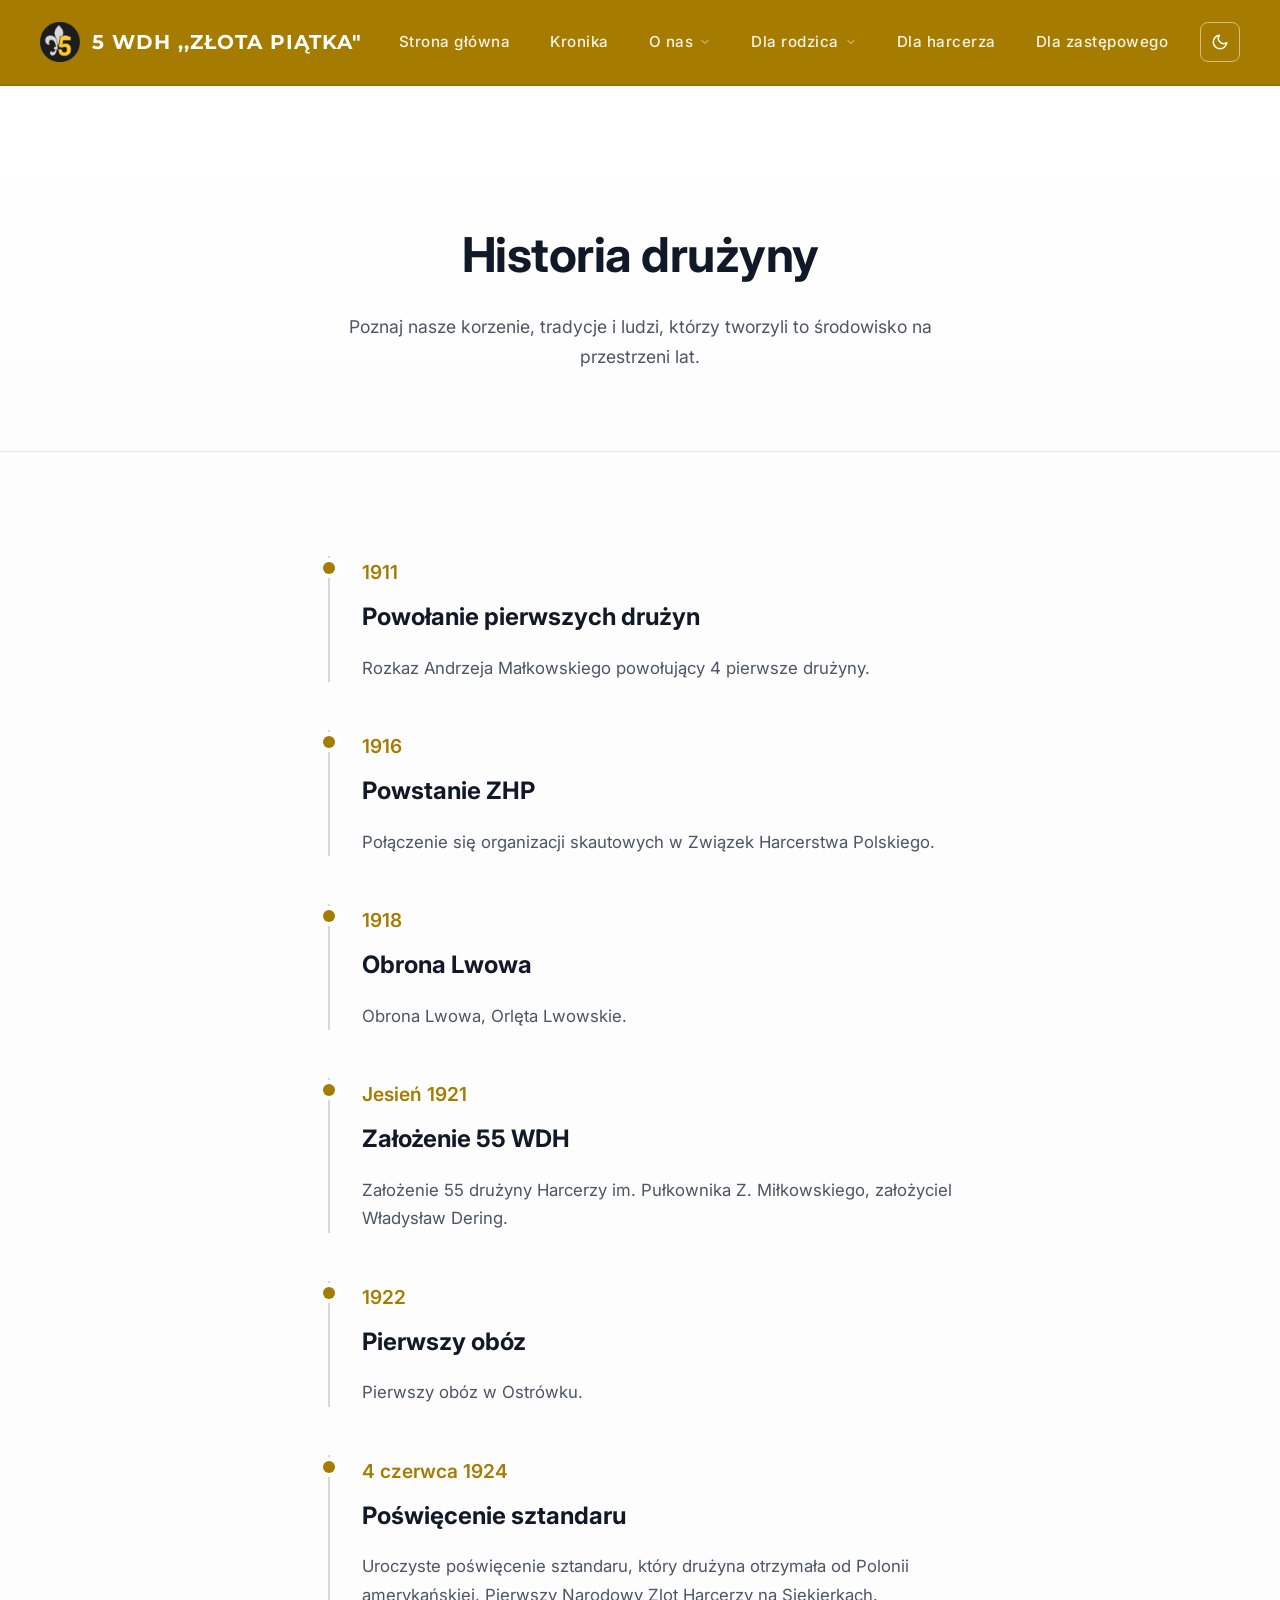
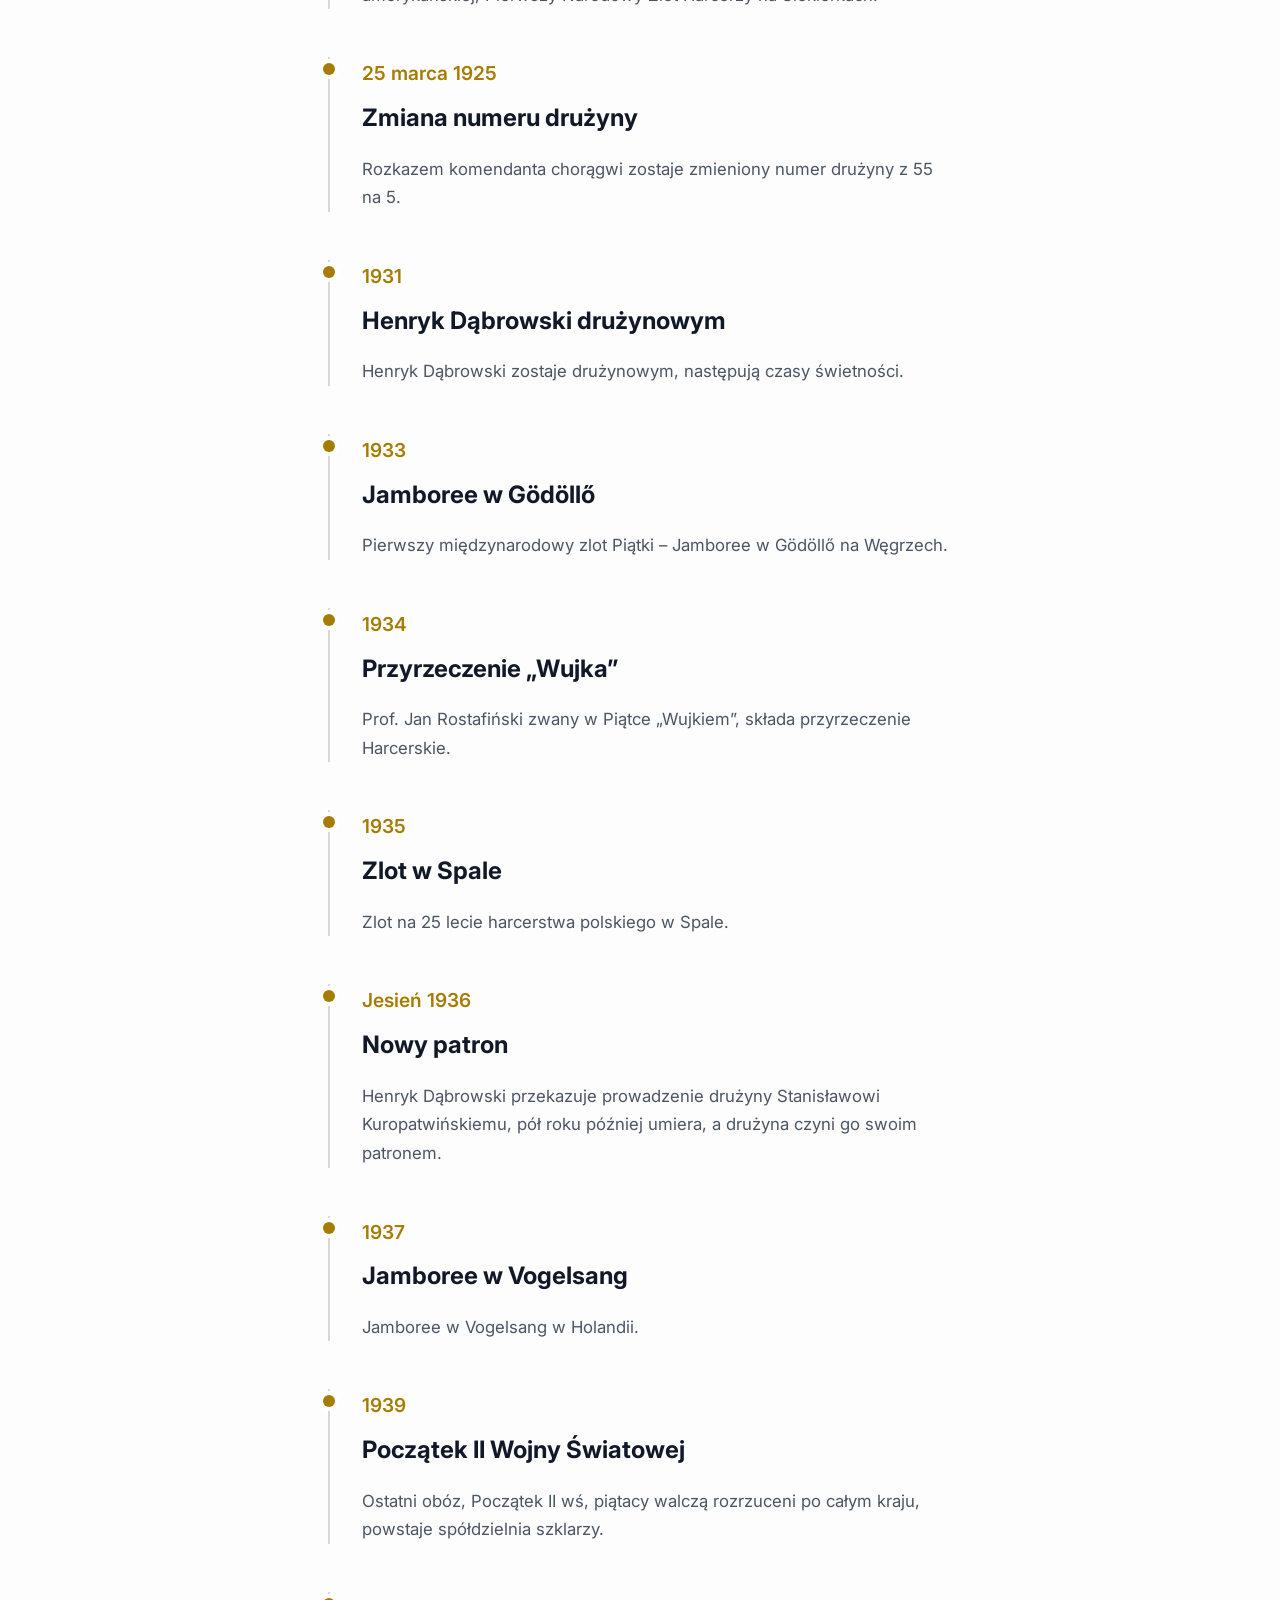
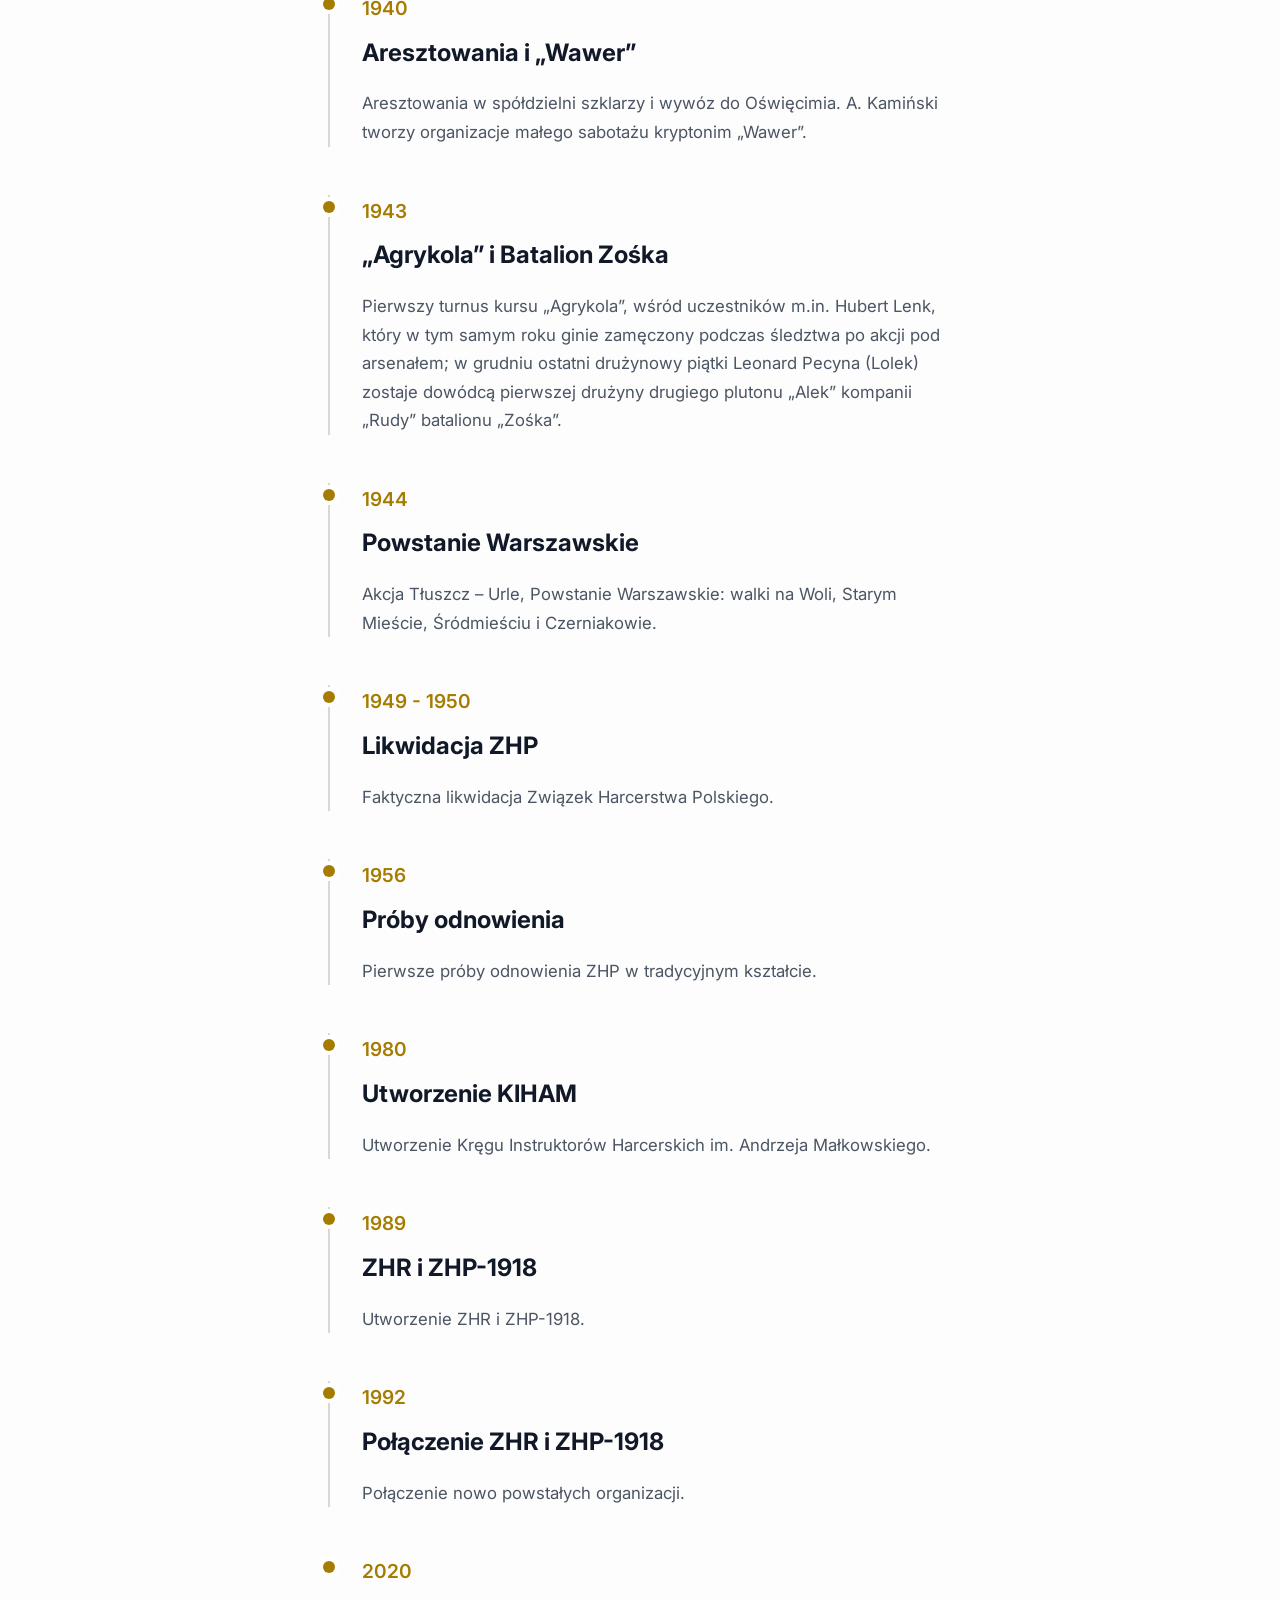
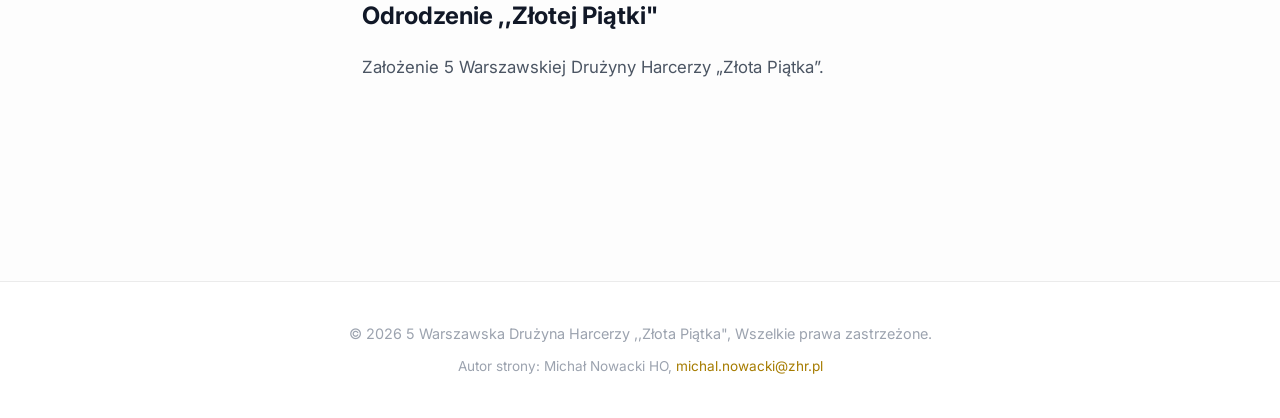
<file: historia-druzyny.html>
<!DOCTYPE html>
<html lang="pl">

<head>
    <meta charset="UTF-8">
    <meta name="viewport" content="width=device-width, initial-scale=1.0">
    <title>Historia drużyny - Szablon</title>
    <link rel="preconnect" href="https://fonts.googleapis.com">
    <link rel="preconnect" href="https://fonts.gstatic.com" crossorigin>
    <link href="https://fonts.googleapis.com/css2?family=Inter:wght@300;400;500;600;700;800&family=Montserrat:wght@700;800&display=swap" rel="stylesheet">
    <link rel="stylesheet" href="style.css">
    <style>
        .page-header {
            padding: 8rem 2rem 5rem;
            text-align: center;
            background: linear-gradient(180deg, var(--hero-glow) 0%, transparent 100%);
            border-bottom: 1px solid var(--border-subtle);
            margin-bottom: 3rem;
        }

        .page-header h1 {
            font-size: 3rem;
            font-weight: 700;
            letter-spacing: -0.5px;
            margin-bottom: 1rem;
            background: var(--gradient-text);
            -webkit-background-clip: text;
            -webkit-text-fill-color: transparent;
        }

        .timeline-item {
            border-left: 2px solid var(--border-strong);
            padding-left: 2rem;
            position: relative;
            margin-bottom: 3rem;
        }

        .timeline-item::before {
            content: '';
            position: absolute;
            left: -7px;
            top: 6px;
            width: 12px;
            height: 12px;
            border-radius: 50%;
            background-color: var(--color-gold-base);
            box-shadow: 0 0 0 4px var(--bg-surface);
        }
    </style>
<link rel="icon" type="image/png" href="lofoo.png">
</head>

<body>
    <div id="header-placeholder"></div>

    <main>
        <div class="page-header">
            <h1>Historia drużyny</h1>
            <p style="color: var(--text-secondary); font-size: 1.1rem; max-width: 600px; margin: 0 auto;">Poznaj nasze
                korzenie, tradycje i ludzi, którzy tworzyli to środowisko na przestrzeni lat.</p>
        </div>

        <section class="content" style="max-width: 800px;">
            <div class="card" style="text-align: left; padding: 3.5rem;">
                <div class="timeline-item">
                    <span style="color: var(--color-gold-base); font-weight: 600; font-size: 1.2rem;">1911</span>
                    <h3 style="font-size: 1.5rem; margin: 0.5rem 0 1rem; color: var(--text-primary);">Powołanie
                        pierwszych drużyn</h3>
                    <p style="font-size: 1.05rem; line-height: 1.7;">Rozkaz Andrzeja Małkowskiego powołujący 4 pierwsze
                        drużyny.</p>
                </div>

                <div class="timeline-item">
                    <span style="color: var(--color-gold-base); font-weight: 600; font-size: 1.2rem;">1916</span>
                    <h3 style="font-size: 1.5rem; margin: 0.5rem 0 1rem; color: var(--text-primary);">Powstanie ZHP</h3>
                    <p style="font-size: 1.05rem; line-height: 1.7;">Połączenie się organizacji skautowych w Związek
                        Harcerstwa Polskiego.</p>
                </div>

                <div class="timeline-item">
                    <span style="color: var(--color-gold-base); font-weight: 600; font-size: 1.2rem;">1918</span>
                    <h3 style="font-size: 1.5rem; margin: 0.5rem 0 1rem; color: var(--text-primary);">Obrona Lwowa</h3>
                    <p style="font-size: 1.05rem; line-height: 1.7;">Obrona Lwowa, Orlęta Lwowskie.</p>
                </div>

                <div class="timeline-item">
                    <span style="color: var(--color-gold-base); font-weight: 600; font-size: 1.2rem;">Jesień 1921</span>
                    <h3 style="font-size: 1.5rem; margin: 0.5rem 0 1rem; color: var(--text-primary);">Założenie 55 WDH
                    </h3>
                    <p style="font-size: 1.05rem; line-height: 1.7;">Założenie 55 drużyny Harcerzy im. Pułkownika Z.
                        Miłkowskiego, założyciel Władysław Dering.</p>
                </div>

                <div class="timeline-item">
                    <span style="color: var(--color-gold-base); font-weight: 600; font-size: 1.2rem;">1922</span>
                    <h3 style="font-size: 1.5rem; margin: 0.5rem 0 1rem; color: var(--text-primary);">Pierwszy obóz</h3>
                    <p style="font-size: 1.05rem; line-height: 1.7;">Pierwszy obóz w Ostrówku.</p>
                </div>

                <div class="timeline-item">
                    <span style="color: var(--color-gold-base); font-weight: 600; font-size: 1.2rem;">4 czerwca
                        1924</span>
                    <h3 style="font-size: 1.5rem; margin: 0.5rem 0 1rem; color: var(--text-primary);">Poświęcenie
                        sztandaru</h3>
                    <p style="font-size: 1.05rem; line-height: 1.7;">Uroczyste poświęcenie sztandaru, który drużyna
                        otrzymała od Polonii amerykańskiej, Pierwszy Narodowy Zlot Harcerzy na Siekierkach.</p>
                </div>

                <div class="timeline-item">
                    <span style="color: var(--color-gold-base); font-weight: 600; font-size: 1.2rem;">25 marca
                        1925</span>
                    <h3 style="font-size: 1.5rem; margin: 0.5rem 0 1rem; color: var(--text-primary);">Zmiana numeru
                        drużyny</h3>
                    <p style="font-size: 1.05rem; line-height: 1.7;">Rozkazem komendanta chorągwi zostaje zmieniony
                        numer drużyny z 55 na 5.</p>
                </div>

                <div class="timeline-item">
                    <span style="color: var(--color-gold-base); font-weight: 600; font-size: 1.2rem;">1931</span>
                    <h3 style="font-size: 1.5rem; margin: 0.5rem 0 1rem; color: var(--text-primary);">Henryk Dąbrowski
                        drużynowym</h3>
                    <p style="font-size: 1.05rem; line-height: 1.7;">Henryk Dąbrowski zostaje drużynowym, następują
                        czasy świetności.</p>
                </div>

                <div class="timeline-item">
                    <span style="color: var(--color-gold-base); font-weight: 600; font-size: 1.2rem;">1933</span>
                    <h3 style="font-size: 1.5rem; margin: 0.5rem 0 1rem; color: var(--text-primary);">Jamboree w Gödöllő
                    </h3>
                    <p style="font-size: 1.05rem; line-height: 1.7;">Pierwszy międzynarodowy zlot Piątki – Jamboree w
                        Gödöllő na Węgrzech.</p>
                </div>

                <div class="timeline-item">
                    <span style="color: var(--color-gold-base); font-weight: 600; font-size: 1.2rem;">1934</span>
                    <h3 style="font-size: 1.5rem; margin: 0.5rem 0 1rem; color: var(--text-primary);">Przyrzeczenie
                        „Wujka”</h3>
                    <p style="font-size: 1.05rem; line-height: 1.7;">Prof. Jan Rostafiński zwany w Piątce „Wujkiem”,
                        składa przyrzeczenie Harcerskie.</p>
                </div>

                <div class="timeline-item">
                    <span style="color: var(--color-gold-base); font-weight: 600; font-size: 1.2rem;">1935</span>
                    <h3 style="font-size: 1.5rem; margin: 0.5rem 0 1rem; color: var(--text-primary);">Zlot w Spale</h3>
                    <p style="font-size: 1.05rem; line-height: 1.7;">Zlot na 25 lecie harcerstwa polskiego w Spale.</p>
                </div>

                <div class="timeline-item">
                    <span style="color: var(--color-gold-base); font-weight: 600; font-size: 1.2rem;">Jesień 1936</span>
                    <h3 style="font-size: 1.5rem; margin: 0.5rem 0 1rem; color: var(--text-primary);">Nowy patron</h3>
                    <p style="font-size: 1.05rem; line-height: 1.7;">Henryk Dąbrowski przekazuje prowadzenie drużyny
                        Stanisławowi Kuropatwińskiemu, pół roku później umiera, a drużyna czyni go swoim patronem.</p>
                </div>

                <div class="timeline-item">
                    <span style="color: var(--color-gold-base); font-weight: 600; font-size: 1.2rem;">1937</span>
                    <h3 style="font-size: 1.5rem; margin: 0.5rem 0 1rem; color: var(--text-primary);">Jamboree w
                        Vogelsang</h3>
                    <p style="font-size: 1.05rem; line-height: 1.7;">Jamboree w Vogelsang w Holandii.</p>
                </div>

                <div class="timeline-item">
                    <span style="color: var(--color-gold-base); font-weight: 600; font-size: 1.2rem;">1939</span>
                    <h3 style="font-size: 1.5rem; margin: 0.5rem 0 1rem; color: var(--text-primary);">Początek II Wojny
                        Światowej</h3>
                    <p style="font-size: 1.05rem; line-height: 1.7;">Ostatni obóz, Początek II wś, piątacy walczą
                        rozrzuceni po całym kraju, powstaje spółdzielnia szklarzy.</p>
                </div>

                <div class="timeline-item">
                    <span style="color: var(--color-gold-base); font-weight: 600; font-size: 1.2rem;">1940</span>
                    <h3 style="font-size: 1.5rem; margin: 0.5rem 0 1rem; color: var(--text-primary);">Aresztowania i
                        „Wawer”</h3>
                    <p style="font-size: 1.05rem; line-height: 1.7;">Aresztowania w spółdzielni szklarzy i wywóz do
                        Oświęcimia. A. Kamiński tworzy organizacje małego sabotażu kryptonim „Wawer”.</p>
                </div>

                <div class="timeline-item">
                    <span style="color: var(--color-gold-base); font-weight: 600; font-size: 1.2rem;">1943</span>
                    <h3 style="font-size: 1.5rem; margin: 0.5rem 0 1rem; color: var(--text-primary);">„Agrykola” i
                        Batalion Zośka</h3>
                    <p style="font-size: 1.05rem; line-height: 1.7;">Pierwszy turnus kursu „Agrykola”, wśród uczestników
                        m.in. Hubert Lenk, który w tym samym roku ginie zamęczony podczas śledztwa po akcji pod
                        arsenałem; w grudniu ostatni drużynowy piątki Leonard Pecyna (Lolek) zostaje dowódcą pierwszej
                        drużyny drugiego plutonu „Alek” kompanii „Rudy” batalionu „Zośka”.</p>
                </div>

                <div class="timeline-item">
                    <span style="color: var(--color-gold-base); font-weight: 600; font-size: 1.2rem;">1944</span>
                    <h3 style="font-size: 1.5rem; margin: 0.5rem 0 1rem; color: var(--text-primary);">Powstanie
                        Warszawskie</h3>
                    <p style="font-size: 1.05rem; line-height: 1.7;">Akcja Tłuszcz – Urle, Powstanie Warszawskie: walki
                        na Woli, Starym Mieście, Śródmieściu i Czerniakowie.</p>
                </div>

                <div class="timeline-item">
                    <span style="color: var(--color-gold-base); font-weight: 600; font-size: 1.2rem;">1949 - 1950</span>
                    <h3 style="font-size: 1.5rem; margin: 0.5rem 0 1rem; color: var(--text-primary);">Likwidacja ZHP
                    </h3>
                    <p style="font-size: 1.05rem; line-height: 1.7;">Faktyczna likwidacja Związek Harcerstwa Polskiego.
                    </p>
                </div>

                <div class="timeline-item">
                    <span style="color: var(--color-gold-base); font-weight: 600; font-size: 1.2rem;">1956</span>
                    <h3 style="font-size: 1.5rem; margin: 0.5rem 0 1rem; color: var(--text-primary);">Próby odnowienia
                    </h3>
                    <p style="font-size: 1.05rem; line-height: 1.7;">Pierwsze próby odnowienia ZHP w tradycyjnym
                        kształcie.</p>
                </div>

                <div class="timeline-item">
                    <span style="color: var(--color-gold-base); font-weight: 600; font-size: 1.2rem;">1980</span>
                    <h3 style="font-size: 1.5rem; margin: 0.5rem 0 1rem; color: var(--text-primary);">Utworzenie KIHAM
                    </h3>
                    <p style="font-size: 1.05rem; line-height: 1.7;">Utworzenie Kręgu Instruktorów Harcerskich im.
                        Andrzeja Małkowskiego.</p>
                </div>

                <div class="timeline-item">
                    <span style="color: var(--color-gold-base); font-weight: 600; font-size: 1.2rem;">1989</span>
                    <h3 style="font-size: 1.5rem; margin: 0.5rem 0 1rem; color: var(--text-primary);">ZHR i ZHP-1918
                    </h3>
                    <p style="font-size: 1.05rem; line-height: 1.7;">Utworzenie ZHR i ZHP-1918.</p>
                </div>

                <div class="timeline-item">
                    <span style="color: var(--color-gold-base); font-weight: 600; font-size: 1.2rem;">1992</span>
                    <h3 style="font-size: 1.5rem; margin: 0.5rem 0 1rem; color: var(--text-primary);">Połączenie ZHR i
                        ZHP-1918</h3>
                    <p style="font-size: 1.05rem; line-height: 1.7;">Połączenie nowo powstałych organizacji.</p>
                </div>

                <div class="timeline-item" style="border-left-color: transparent;">
                    <span style="color: var(--color-gold-base); font-weight: 600; font-size: 1.2rem;">2020</span>
                    <h3 style="font-size: 1.5rem; margin: 0.5rem 0 1rem; color: var(--text-primary);">Odrodzenie
                        ,,Złotej Piątki"</h3>
                    <p style="font-size: 1.05rem; line-height: 1.7;">Założenie 5 Warszawskiej Drużyny Harcerzy „Złota
                        Piątka”.</p>
                </div>
            </div>
        </section>
    </main>

    <div id="footer-placeholder"></div>
    <script src="components.js"></script>
    <script src="script.js"></script>
</body>

</html>
</file>
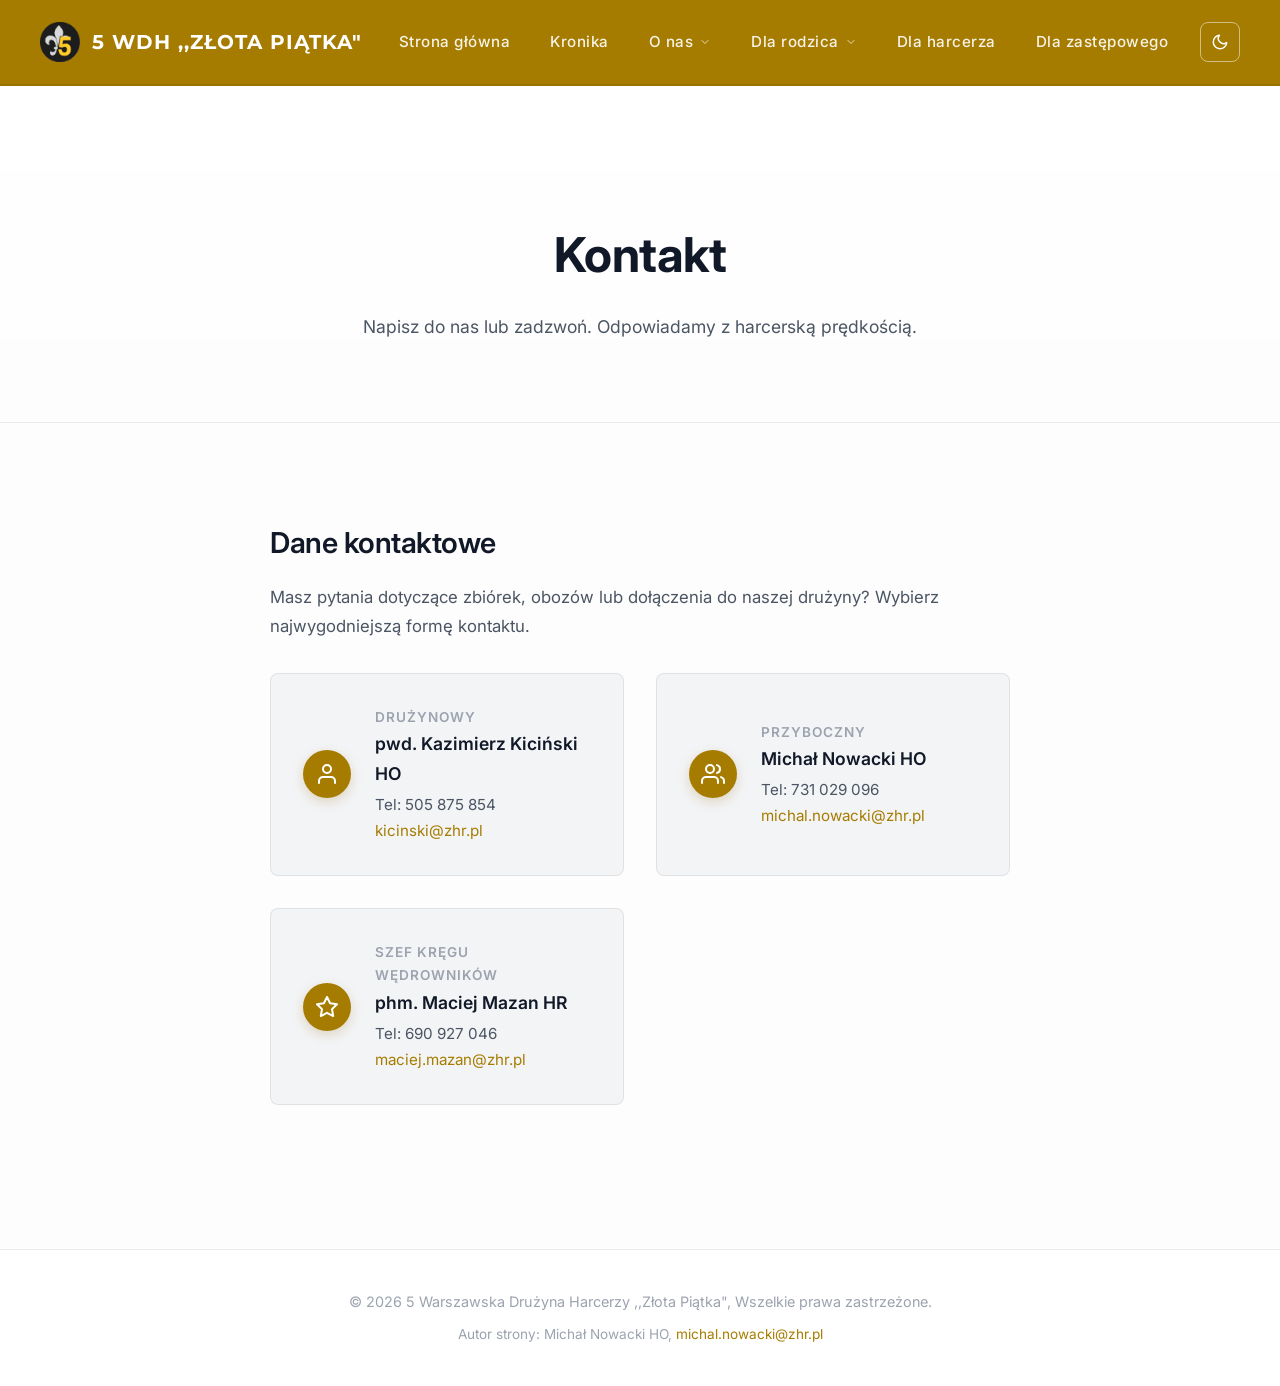
<file: kontakt.html>
<!DOCTYPE html>
<html lang="pl">

<head>
    <meta charset="UTF-8">
    <meta name="viewport" content="width=device-width, initial-scale=1.0">
    <title>Kontakt - Szablon Drużyny</title>
    <link rel="preconnect" href="https://fonts.googleapis.com">
    <link rel="preconnect" href="https://fonts.gstatic.com" crossorigin>
    <link href="https://fonts.googleapis.com/css2?family=Inter:wght@300;400;500;600;700;800&family=Montserrat:wght@700;800&display=swap" rel="stylesheet">
    <link rel="stylesheet" href="style.css">
    <style>
        .page-header {
            padding: 8rem 2rem 5rem;
            text-align: center;
            background: linear-gradient(180deg, var(--hero-glow) 0%, transparent 100%);
            border-bottom: 1px solid var(--border-subtle);
            margin-bottom: 3rem;
        }

        .page-header h1 {
            font-size: 3rem;
            font-weight: 700;
            letter-spacing: -0.5px;
            margin-bottom: 1rem;
            background: var(--gradient-text);
            -webkit-background-clip: text;
            -webkit-text-fill-color: transparent;
        }

        .contact-grid {
            display: grid;
            grid-template-columns: repeat(auto-fit, minmax(280px, 1fr));
            gap: 2rem;
            margin-top: 2rem;
        }

        .contact-box {
            padding: 2rem;
            border-radius: var(--radius-md);
            background-color: var(--bg-surface-hover);
            border: 1px solid var(--border-subtle);
            display: flex;
            align-items: center;
            gap: 1.5rem;
        }

        .icon-wrapper {
            width: 48px;
            height: 48px;
            border-radius: 50%;
            background-color: var(--color-gold-base);
            color: #ffffff;
            display: flex;
            align-items: center;
            justify-content: center;
            flex-shrink: 0;
            box-shadow: 0 4px 12px rgba(176, 141, 68, 0.3);
        }
    </style>
<link rel="icon" type="image/png" href="lofoo.png">
</head>

<body>
    <div id="header-placeholder"></div>

    <main>
        <div class="page-header">
            <h1>Kontakt</h1>
            <p style="color: var(--text-secondary); font-size: 1.1rem; max-width: 600px; margin: 0 auto;">Napisz do nas
                lub zadzwoń. Odpowiadamy z harcerską prędkością.</p>
        </div>

        <section class="content" style="max-width: 900px;">
            <div class="card" style="text-align: left; padding: 3rem;">
                <h2 style="font-size: 1.8rem; margin-bottom: 1rem;">Dane kontaktowe</h2>
                <p style="font-size: 1.05rem; line-height: 1.7; color: var(--text-secondary);">Masz pytania dotyczące
                    zbiórek, obozów lub dołączenia do naszej drużyny? Wybierz najwygodniejszą formę kontaktu.</p>

                <div class="contact-grid">
                    <!-- Drużynowy -->
                    <div class="contact-box">
                        <div class="icon-wrapper">
                            <svg width="24" height="24" viewBox="0 0 24 24" fill="none" stroke="currentColor"
                                stroke-width="2" stroke-linecap="round" stroke-linejoin="round">
                                <path d="M20 21v-2a4 4 0 0 0-4-4H8a4 4 0 0 0-4 4v2"></path>
                                <circle cx="12" cy="7" r="4"></circle>
                            </svg>
                        </div>
                        <div>
                            <span
                                style="display: block; font-size: 0.85rem; color: var(--text-tertiary); text-transform: uppercase; font-weight: 600; letter-spacing: 1px;">Drużynowy</span>
                            <span
                                style="display: block; color: var(--text-primary); font-weight: 600; font-size: 1.1rem; margin-bottom: 0.2rem;">pwd.
                                Kazimierz Kiciński HO</span>
                            <a href="tel:505875854"
                                style="color: var(--text-secondary); text-decoration: none; display: block; font-size: 0.95rem;">Tel:
                                505 875 854</a>
                            <a href="mailto:kicinski@zhr.pl"
                                style="color: var(--color-gold-base); text-decoration: none; display: block; font-size: 0.95rem;">kicinski@zhr.pl</a>
                        </div>
                    </div>

                    <!-- Przyboczny -->
                    <div class="contact-box">
                        <div class="icon-wrapper">
                            <svg width="24" height="24" viewBox="0 0 24 24" fill="none" stroke="currentColor"
                                stroke-width="2" stroke-linecap="round" stroke-linejoin="round">
                                <path d="M17 21v-2a4 4 0 0 0-4-4H5a4 4 0 0 0-4 4v2"></path>
                                <circle cx="9" cy="7" r="4"></circle>
                                <path d="M23 21v-2a4 4 0 0 0-3-3.87"></path>
                                <path d="M16 3.13a4 4 0 0 1 0 7.75"></path>
                            </svg>
                        </div>
                        <div>
                            <span
                                style="display: block; font-size: 0.85rem; color: var(--text-tertiary); text-transform: uppercase; font-weight: 600; letter-spacing: 1px;">Przyboczny</span>
                            <span
                                style="display: block; color: var(--text-primary); font-weight: 600; font-size: 1.1rem; margin-bottom: 0.2rem;">Michał
                                Nowacki HO</span>
                            <a href="tel:731029096"
                                style="color: var(--text-secondary); text-decoration: none; display: block; font-size: 0.95rem;">Tel:
                                731 029 096</a>
                            <a href="mailto:michal.nowacki@zhr.pl"
                                style="color: var(--color-gold-base); text-decoration: none; display: block; font-size: 0.95rem;">michal.nowacki@zhr.pl</a>
                        </div>
                    </div>

                    <!-- Szef kręgu wędrowników -->
                    <div class="contact-box">
                        <div class="icon-wrapper">
                            <svg width="24" height="24" viewBox="0 0 24 24" fill="none" stroke="currentColor"
                                stroke-width="2" stroke-linecap="round" stroke-linejoin="round">
                                <polygon
                                    points="12 2 15.09 8.26 22 9.27 17 14.14 18.18 21.02 12 17.77 5.82 21.02 7 14.14 2 9.27 8.91 8.26 12 2">
                                </polygon>
                            </svg>
                        </div>
                        <div>
                            <span
                                style="display: block; font-size: 0.85rem; color: var(--text-tertiary); text-transform: uppercase; font-weight: 600; letter-spacing: 1px;">Szef
                                Kręgu Wędrowników</span>
                            <span
                                style="display: block; color: var(--text-primary); font-weight: 600; font-size: 1.1rem; margin-bottom: 0.2rem;">phm.
                                Maciej Mazan HR</span>
                            <a href="tel:690927046"
                                style="color: var(--text-secondary); text-decoration: none; display: block; font-size: 0.95rem;">Tel:
                                690 927 046</a>
                            <a href="mailto:maciej.mazan@zhr.pl"
                                style="color: var(--color-gold-base); text-decoration: none; display: block; font-size: 0.95rem;">maciej.mazan@zhr.pl</a>
                        </div>
                    </div>
                </div>
            </div>
        </section>
    </main>

    <div id="footer-placeholder"></div>
    <script src="components.js"></script>
    <script src="script.js"></script>
</body>

</html>
</file>
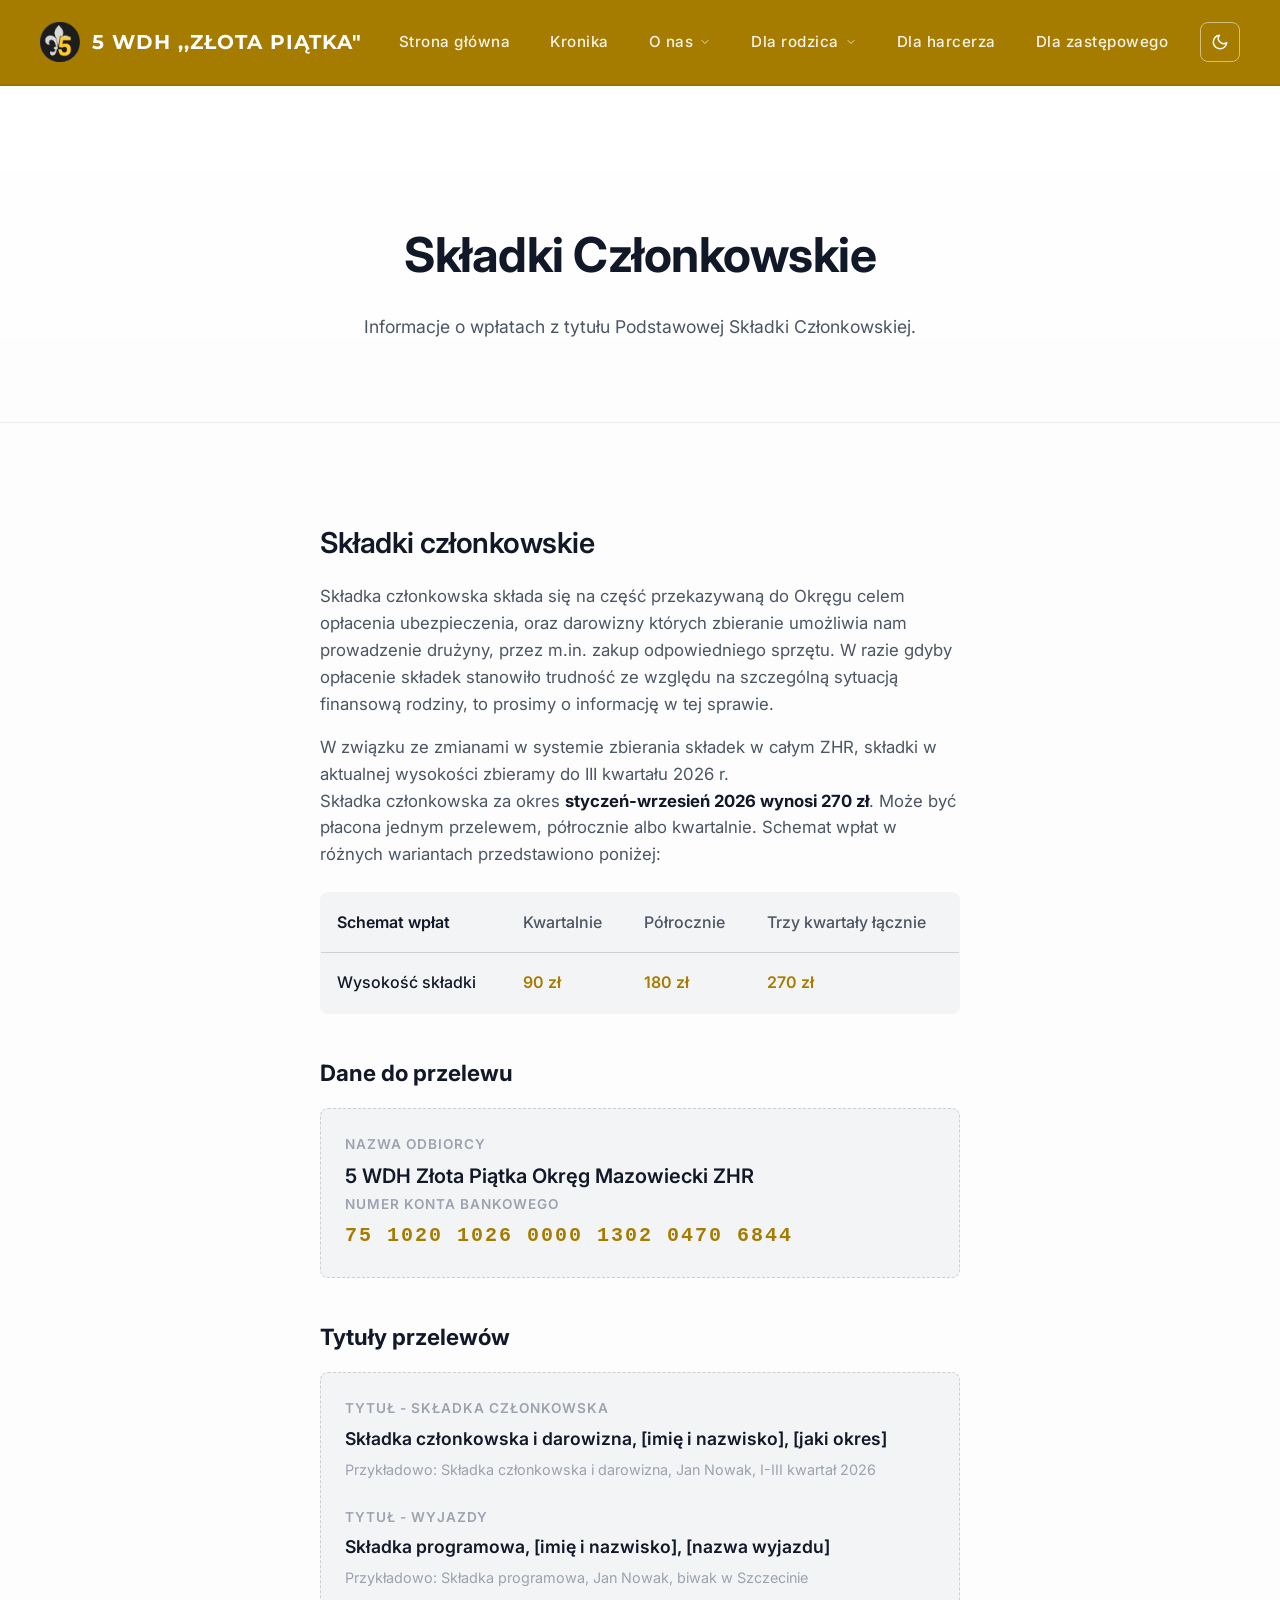
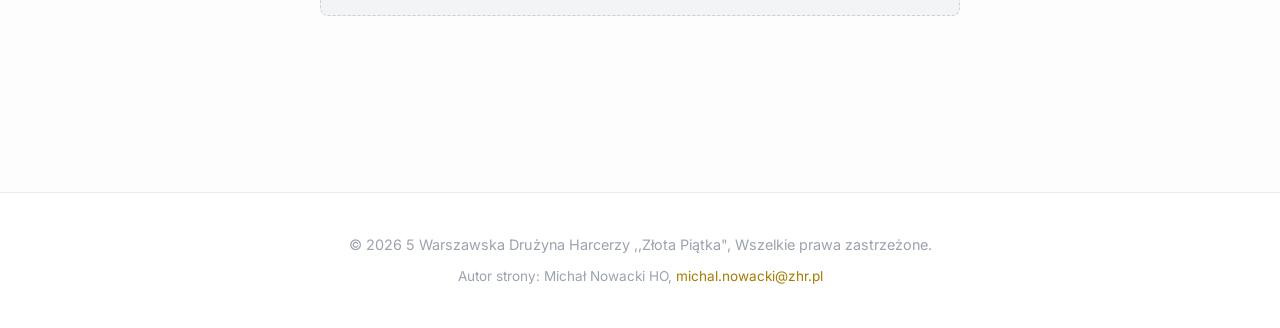
<file: skladki.html>
<!DOCTYPE html>
<html lang="pl">

<head>
    <meta charset="UTF-8">
    <meta name="viewport" content="width=device-width, initial-scale=1.0">
    <title>Składki - Szablon Drużyny</title>
    <link rel="preconnect" href="https://fonts.googleapis.com">
    <link rel="preconnect" href="https://fonts.gstatic.com" crossorigin>
    <link href="https://fonts.googleapis.com/css2?family=Inter:wght@300;400;500;600;700;800&family=Montserrat:wght@700;800&display=swap" rel="stylesheet">
    <link rel="stylesheet" href="style.css">
    <style>
        .page-header {
            padding: 8rem 2rem 5rem;
            text-align: center;
            background: linear-gradient(180deg, var(--hero-glow) 0%, transparent 100%);
            border-bottom: 1px solid var(--border-subtle);
            margin-bottom: 3rem;
        }

        .page-header h1 {
            font-size: 3rem;
            font-weight: 700;
            letter-spacing: -0.5px;
            margin-bottom: 1rem;
            background: var(--gradient-text);
            -webkit-background-clip: text;
            -webkit-text-fill-color: transparent;
        }

        .data-block {
            background-color: var(--bg-surface-hover);
            border: 1px dashed var(--border-strong);
            padding: 2rem;
            border-radius: var(--radius-md);
            margin: 2rem 0;
            font-family: inherit;
        }

        .data-label {
            font-size: 0.85rem;
            color: var(--text-tertiary);
            text-transform: uppercase;
            letter-spacing: 1px;
            font-weight: 600;
            margin-bottom: 0.2rem;
            display: block;
        }

        .data-value {
            font-size: 1.25rem;
            color: var(--text-primary);
            font-weight: 600;
            margin-bottom: 1.5rem;
        }

        .data-value:last-child {
            margin-bottom: 0;
        }
    </style>
<link rel="icon" type="image/png" href="lofoo.png">
</head>

<body>
    <div id="header-placeholder"></div>

    <main>
        <div class="page-header">
            <h1>Składki Członkowskie</h1>
            <p style="color: var(--text-secondary); font-size: 1.1rem; max-width: 600px; margin: 0 auto;">Informacje o
                wpłatach z tytułu Podstawowej Składki Członkowskiej.</p>
        </div>

        <section class="content" style="max-width: 800px;">
            <div class="card" style="text-align: left; padding: 3rem;">
                <h2 style="font-size: 1.8rem; margin-bottom: 1rem;">Składki członkowskie</h2>
                <p style="color: var(--text-secondary); font-size: 1.05rem; margin-bottom: 1rem; line-height: 1.6;">
                    Składka członkowska składa się na część przekazywaną do Okręgu celem opłacenia ubezpieczenia, oraz darowizny których zbieranie umożliwia nam prowadzenie drużyny, przez m.in. zakup odpowiedniego sprzętu. W razie gdyby opłacenie składek stanowiło trudność ze względu na szczególną sytuacją finansową rodziny, to prosimy o informację w tej sprawie.
                </p>
                <p style="color: var(--text-secondary); font-size: 1.05rem; margin-bottom: 1.5rem; line-height: 1.6;">
                    W związku ze zmianami w systemie zbierania składek w całym ZHR, składki w aktualnej wysokości zbieramy do III kwartału 2026 r.<br>
                    Składka członkowska za okres <strong style="color: var(--text-primary);">styczeń-wrzesień 2026 wynosi 270 zł</strong>. Może być płacona jednym przelewem, półrocznie albo kwartalnie. Schemat wpłat w różnych wariantach przedstawiono poniżej:
                </p>

                <div style="overflow-x: auto; margin-bottom: 2.5rem;">
                    <table style="width: 100%; border-collapse: collapse; text-align: left; background-color: var(--bg-surface-hover); border-radius: var(--radius-md); overflow: hidden; border: 1px solid var(--border-subtle);">
                        <thead>
                            <tr style="border-bottom: 1px solid var(--border-strong);">
                                <th style="padding: 1rem; color: var(--text-primary); font-weight: 600;">Schemat wpłat</th>
                                <th style="padding: 1rem; color: var(--text-secondary); font-weight: 500;">Kwartalnie</th>
                                <th style="padding: 1rem; color: var(--text-secondary); font-weight: 500;">Półrocznie</th>
                                <th style="padding: 1rem; color: var(--text-secondary); font-weight: 500;">Trzy kwartały łącznie</th>
                            </tr>
                        </thead>
                        <tbody>
                            <tr>
                                <td style="padding: 1rem; color: var(--text-primary); font-weight: 500;">Wysokość składki</td>
                                <td style="padding: 1rem; color: var(--color-gold-base); font-weight: 600;">90 zł</td>
                                <td style="padding: 1rem; color: var(--color-gold-base); font-weight: 600;">180 zł</td>
                                <td style="padding: 1rem; color: var(--color-gold-base); font-weight: 600;">270 zł</td>
                            </tr>
                        </tbody>
                    </table>
                </div>

                <h3 style="font-size: 1.4rem; margin-bottom: 1rem; color: var(--text-primary);">Dane do przelewu</h3>
                <div class="data-block" style="margin-top: 1rem; padding: 1.5rem;">
                    <span class="data-label">Nazwa Odbiorcy</span>
                    <span class="data-value">5 WDH Złota Piątka Okręg Mazowiecki ZHR</span>

                    <span class="data-label">Numer konta bankowego</span>
                    <span class="data-value"
                        style="font-family: monospace; letter-spacing: 2px; color: var(--color-gold-base); margin-bottom: 0;">75 1020 1026 0000 1302 0470 6844</span>
                </div>
                
                <h3 style="font-size: 1.4rem; margin-top: 2.5rem; margin-bottom: 1rem; color: var(--text-primary);">Tytuły przelewów</h3>
                <div class="data-block" style="margin-top: 1rem; padding: 1.5rem;">
                    <span class="data-label">Tytuł - składka członkowska</span>
                    <span class="data-value" style="margin-bottom: 0.25rem; display: block; font-size: 1.1rem;">Składka członkowska i darowizna, [imię i nazwisko], [jaki okres]</span>
                    <p style="font-size: 0.9rem; color: var(--text-tertiary); margin-top: 0; margin-bottom: 1.5rem;">Przykładowo: Składka członkowska i darowizna, Jan Nowak, I-III kwartał 2026</p>

                    <span class="data-label">Tytuł - wyjazdy</span>
                    <span class="data-value" style="margin-bottom: 0.25rem; display: block; font-size: 1.1rem;">Składka programowa, [imię i nazwisko], [nazwa wyjazdu]</span>
                    <p style="font-size: 0.9rem; color: var(--text-tertiary); margin-top: 0; margin-bottom: 0;">Przykładowo: Składka programowa, Jan Nowak, biwak w Szczecinie</p>
                </div>
            </div>
        </section>
    </main>

    <div id="footer-placeholder"></div>
    <script src="components.js"></script>
    <script src="script.js"></script>
</body>

</html>
</file>
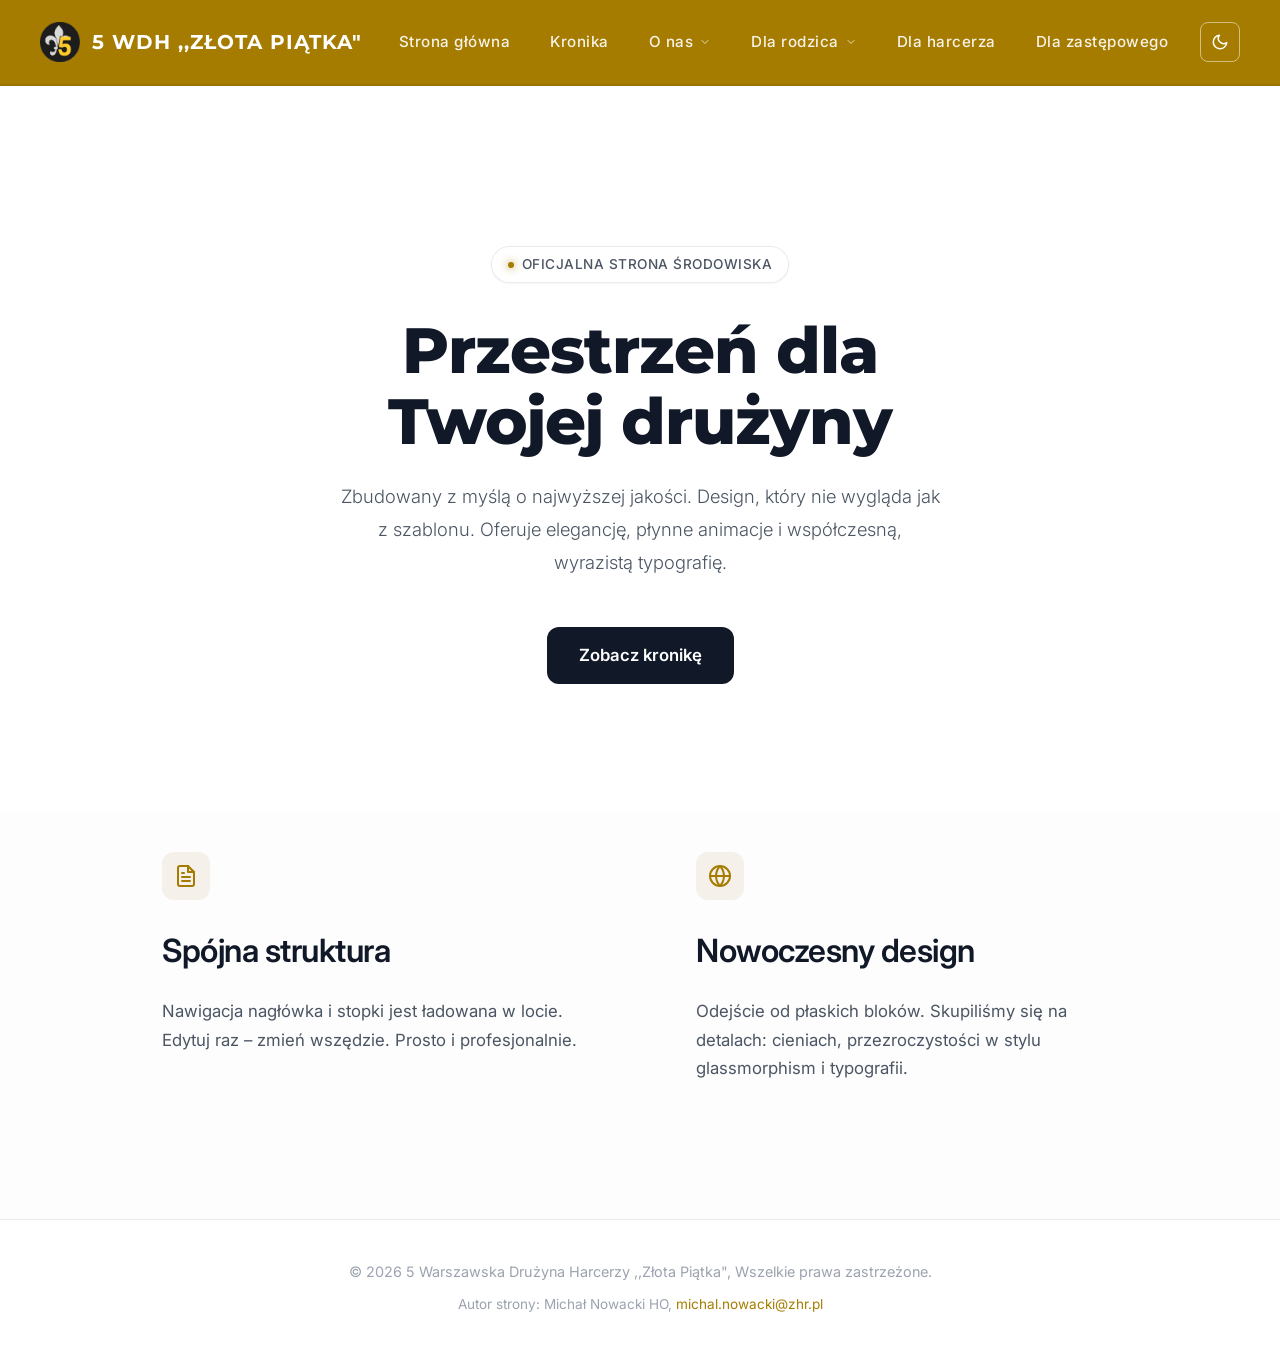
<file: strona.html>
<!DOCTYPE html>
<html lang="pl">

<head>
    <meta charset="UTF-8">
    <meta name="viewport" content="width=device-width, initial-scale=1.0">
    <title>Szablon Drużyny - Strona główna</title>
    <!-- Zoptymalizowane ładowanie fontów -->
    <link rel="preconnect" href="https://fonts.googleapis.com">
    <link rel="preconnect" href="https://fonts.gstatic.com" crossorigin>
    <link href="https://fonts.googleapis.com/css2?family=Inter:wght@300;400;500;600;700;800&family=Montserrat:wght@700;800&display=swap" rel="stylesheet">
    <link rel="stylesheet" href="style.css">
    <style>
        /* Dodatkowe, specyficzne dla strony głównej style w celu urozmaicenia */
        .badge {
            display: inline-flex;
            align-items: center;
            padding: 6px 16px;
            border-radius: 999px;
            background-color: var(--bg-surface);
            border: 1px solid var(--border-subtle);
            font-size: 0.85rem;
            font-weight: 500;
            color: var(--text-secondary);
            margin-bottom: 2rem;
            box-shadow: var(--shadow-sm);
            letter-spacing: 0.5px;
            text-transform: uppercase;
        }

        .badge-dot {
            width: 6px;
            height: 6px;
            background-color: var(--color-gold-base);
            border-radius: 50%;
            margin-right: 8px;
            box-shadow: 0 0 8px var(--color-gold-base);
        }

        .cta-button {
            display: inline-flex;
            align-items: center;
            justify-content: center;
            padding: 14px 32px;
            background-color: var(--text-primary);
            color: var(--bg-base);
            text-decoration: none;
            font-weight: 600;
            font-size: 1.05rem;
            border-radius: 12px;
            margin-top: 3rem;
            transition: transform var(--transition-fast), box-shadow var(--transition-fast), background-color var(--transition-fast);
            position: relative;
            overflow: hidden;
        }

        .cta-button:hover {
            transform: translateY(-2px);
            box-shadow: 0 10px 25px -5px rgba(0, 0, 0, 0.2);
            background-color: var(--color-gold-base);
            /* Transformuje w złoty przy najechaniu */
            color: #ffffff;
        }
    </style>
<link rel="icon" type="image/png" href="lofoo.png">
</head>

<body>
    <div id="header-placeholder"></div>

    <main>
        <!-- Zmodernizowana sekcja Hero -->
        <section class="hero">
            <div class="badge">
                <span class="badge-dot"></span> Oficjalna strona środowiska
            </div>
            <h1>Przestrzeń dla<br>Twojej drużyny</h1>
            <p>Zbudowany z myślą o najwyższej jakości. Design, który nie wygląda jak z szablonu. Oferuje elegancję,
                płynne animacje i współczesną, wyrazistą typografię.</p>

            <a href="kronika.html" class="cta-button">Zobacz kronikę</a>
        </section>

        <!-- Przeprojektowana sekcja Content - układ typu Bento Grid lub wyróżnione karty -->
        <section class="content"
            style="max-width: 1100px; display: grid; grid-template-columns: repeat(auto-fit, minmax(320px, 1fr)); gap: 2rem;">

            <div class="card" style="text-align: left; padding: 2.5rem;">
                <div
                    style="width: 48px; height: 48px; border-radius: 12px; background: rgba(176, 141, 68, 0.1); display: flex; align-items: center; justify-content: center; margin-bottom: 1.5rem; color: var(--color-gold-base);">
                    <svg width="24" height="24" viewBox="0 0 24 24" fill="none" stroke="currentColor" stroke-width="2"
                        stroke-linecap="round" stroke-linejoin="round">
                        <path d="M14 2H6a2 2 0 0 0-2 2v16a2 2 0 0 0 2 2h12a2 2 0 0 0 2-2V8z"></path>
                        <polyline points="14 2 14 8 20 8"></polyline>
                        <line x1="16" y1="13" x2="8" y2="13"></line>
                        <line x1="16" y1="17" x2="8" y2="17"></line>
                        <polyline points="10 9 9 9 8 9"></polyline>
                    </svg>
                </div>
                <h2>Spójna struktura</h2>
                <p>Nawigacja nagłówka i stopki jest ładowana w locie. Edytuj raz – zmień wszędzie. Prosto i
                    profesjonalnie.</p>
            </div>

            <div class="card" style="text-align: left; padding: 2.5rem;">
                <div
                    style="width: 48px; height: 48px; border-radius: 12px; background: rgba(176, 141, 68, 0.1); display: flex; align-items: center; justify-content: center; margin-bottom: 1.5rem; color: var(--color-gold-base);">
                    <svg width="24" height="24" viewBox="0 0 24 24" fill="none" stroke="currentColor" stroke-width="2"
                        stroke-linecap="round" stroke-linejoin="round">
                        <circle cx="12" cy="12" r="10"></circle>
                        <line x1="2" y1="12" x2="22" y2="12"></line>
                        <path
                            d="M12 2a15.3 15.3 0 0 1 4 10 15.3 15.3 0 0 1-4 10 15.3 15.3 0 0 1-4-10 15.3 15.3 0 0 1 4-10z">
                        </path>
                    </svg>
                </div>
                <h2>Nowoczesny design</h2>
                <p>Odejście od płaskich bloków. Skupiliśmy się na detalach: cieniach, przezroczystości w stylu
                    glassmorphism i typografii.</p>
            </div>

        </section>
    </main>

    <div id="footer-placeholder"></div>
    <script src="components.js"></script>
    <script src="script.js"></script>
</body>

</html>
</file>
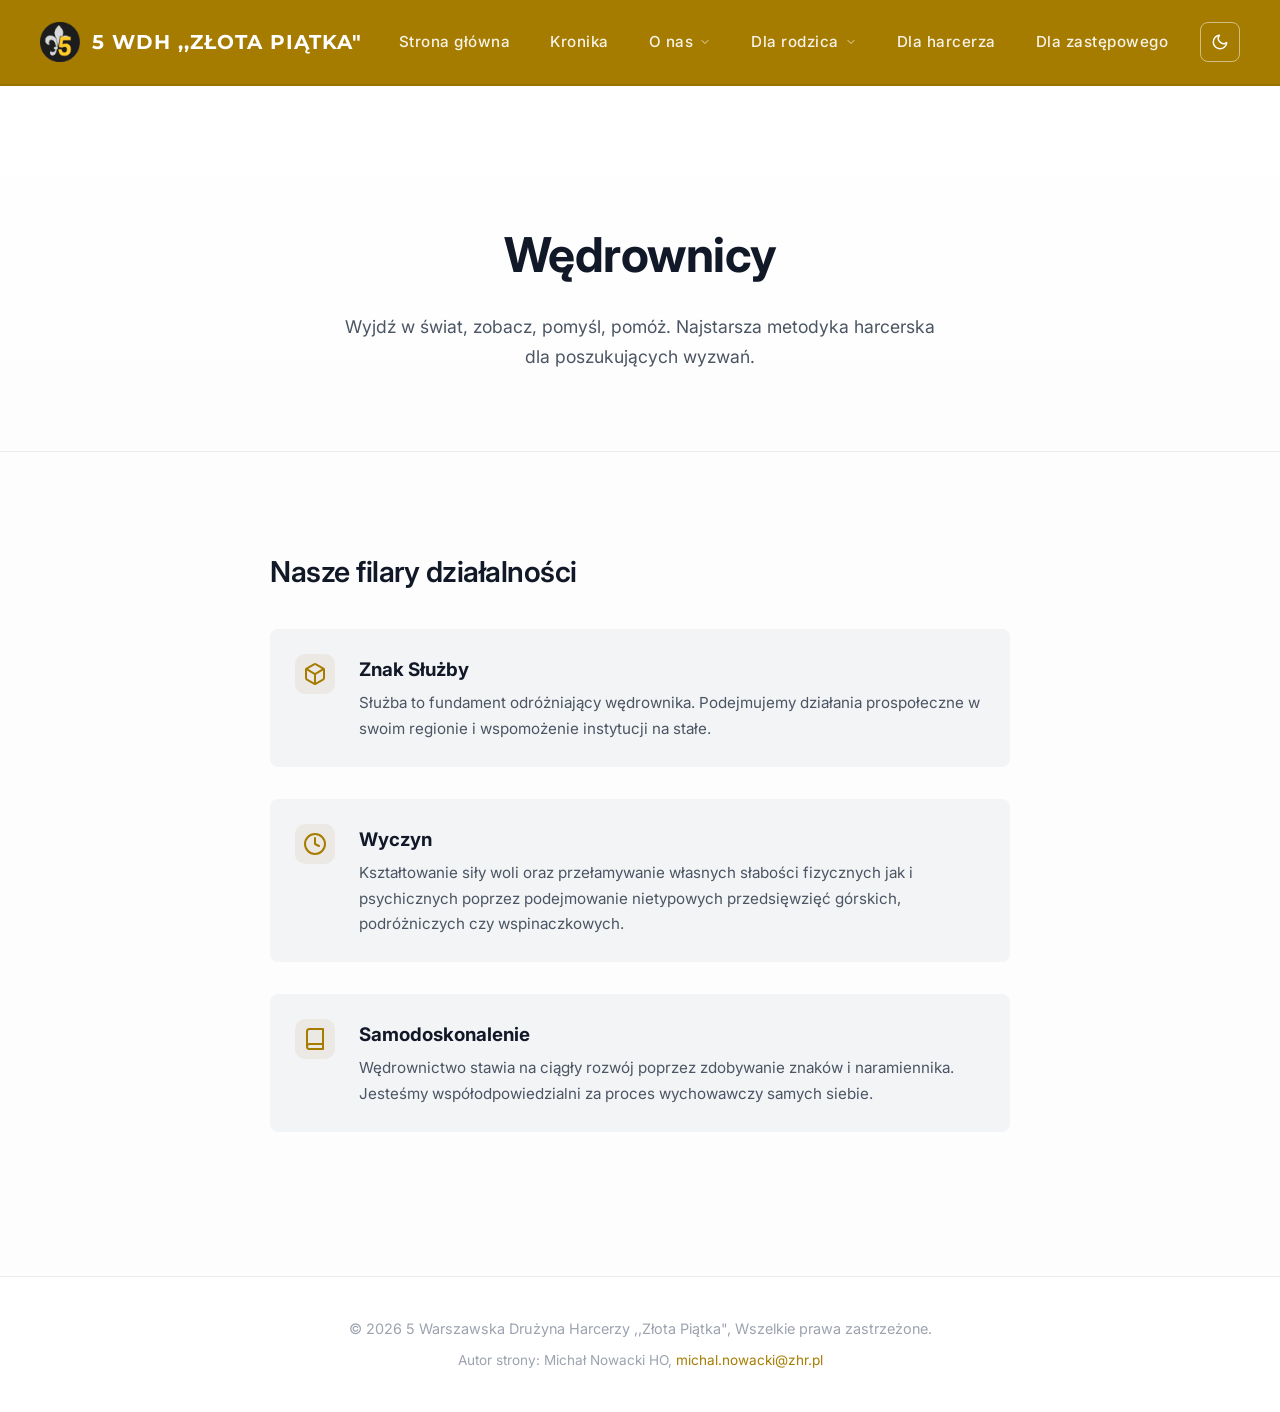
<file: wedrownicy.html>
<!DOCTYPE html>
<html lang="pl">

<head>
    <meta charset="UTF-8">
    <meta name="viewport" content="width=device-width, initial-scale=1.0">
    <title>Wędrownicy - Szablon Drużyny</title>
    <link rel="preconnect" href="https://fonts.googleapis.com">
    <link rel="preconnect" href="https://fonts.gstatic.com" crossorigin>
    <link href="https://fonts.googleapis.com/css2?family=Inter:wght@300;400;500;600;700;800&family=Montserrat:wght@700;800&display=swap" rel="stylesheet">
    <link rel="stylesheet" href="style.css">
    <style>
        .page-header {
            padding: 8rem 2rem 5rem;
            text-align: center;
            background: linear-gradient(180deg, var(--hero-glow) 0%, transparent 100%);
            border-bottom: 1px solid var(--border-subtle);
            margin-bottom: 3rem;
        }

        .page-header h1 {
            font-size: 3rem;
            font-weight: 700;
            letter-spacing: -0.5px;
            margin-bottom: 1rem;
            background: var(--gradient-text);
            -webkit-background-clip: text;
            -webkit-text-fill-color: transparent;
        }

        .focus-area {
            display: flex;
            align-items: flex-start;
            gap: 1.5rem;
            margin-bottom: 2rem;
            padding: 1.5rem;
            border-radius: var(--radius-md);
            background-color: var(--bg-surface-hover);
            border: 1px solid transparent;
            transition: border-color var(--transition-fast);
        }

        .focus-area:hover {
            border-color: var(--border-strong);
        }

        .focus-icon {
            width: 40px;
            height: 40px;
            border-radius: 10px;
            background-color: rgba(176, 141, 68, 0.1);
            color: var(--color-gold-base);
            display: flex;
            align-items: center;
            justify-content: center;
            flex-shrink: 0;
        }
    </style>
<link rel="icon" type="image/png" href="lofoo.png">
</head>

<body>
    <div id="header-placeholder"></div>

    <main>
        <div class="page-header">
            <h1>Wędrownicy</h1>
            <p style="color: var(--text-secondary); font-size: 1.1rem; max-width: 600px; margin: 0 auto;">Wyjdź w świat,
                zobacz, pomyśl, pomóż. Najstarsza metodyka harcerska dla poszukujących wyzwań.</p>
        </div>

        <section class="content" style="max-width: 900px;">
            <div class="card" style="text-align: left; padding: 3rem;">
                <h2 style="font-size: 1.8rem; margin-bottom: 2rem;">Nasze filary działalności</h2>

                <div class="focus-area">
                    <div class="focus-icon">
                        <svg width="24" height="24" viewBox="0 0 24 24" fill="none" stroke="currentColor"
                            stroke-width="2" stroke-linecap="round" stroke-linejoin="round">
                            <path
                                d="M21 16V8a2 2 0 0 0-1-1.73l-7-4a2 2 0 0 0-2 0l-7 4A2 2 0 0 0 3 8v8a2 2 0 0 0 1 1.73l7 4a2 2 0 0 0 2 0l7-4A2 2 0 0 0 21 16z">
                            </path>
                            <polyline points="3.27 6.96 12 12.01 20.73 6.96"></polyline>
                            <line x1="12" y1="22.08" x2="12" y2="12"></line>
                        </svg>
                    </div>
                    <div>
                        <h3 style="color: var(--text-primary); margin-bottom: 0.25rem;">Znak Służby</h3>
                        <p style="color: var(--text-secondary); font-size: 0.95rem; margin: 0;">Służba to fundament
                            odróżniający wędrownika. Podejmujemy działania prospołeczne w swoim regionie i wspomożenie
                            instytucji na stałe.</p>
                    </div>
                </div>

                <div class="focus-area">
                    <div class="focus-icon">
                        <svg width="24" height="24" viewBox="0 0 24 24" fill="none" stroke="currentColor"
                            stroke-width="2" stroke-linecap="round" stroke-linejoin="round">
                            <circle cx="12" cy="12" r="10"></circle>
                            <polyline points="12 6 12 12 16 14"></polyline>
                        </svg>
                    </div>
                    <div>
                        <h3 style="color: var(--text-primary); margin-bottom: 0.25rem;">Wyczyn</h3>
                        <p style="color: var(--text-secondary); font-size: 0.95rem; margin: 0;">Kształtowanie siły woli
                            oraz przełamywanie własnych słabości fizycznych jak i psychicznych poprzez podejmowanie
                            nietypowych przedsięwzięć górskich, podróżniczych czy wspinaczkowych.</p>
                    </div>
                </div>

                <div class="focus-area" style="margin-bottom: 0;">
                    <div class="focus-icon">
                        <svg width="24" height="24" viewBox="0 0 24 24" fill="none" stroke="currentColor"
                            stroke-width="2" stroke-linecap="round" stroke-linejoin="round">
                            <path d="M4 19.5A2.5 2.5 0 0 1 6.5 17H20"></path>
                            <path d="M6.5 2H20v20H6.5A2.5 2.5 0 0 1 4 19.5v-15A2.5 2.5 0 0 1 6.5 2z"></path>
                        </svg>
                    </div>
                    <div>
                        <h3 style="color: var(--text-primary); margin-bottom: 0.25rem;">Samodoskonalenie</h3>
                        <p style="color: var(--text-secondary); font-size: 0.95rem; margin: 0;">Wędrownictwo stawia na
                            ciągły rozwój poprzez zdobywanie znaków i naramiennika. Jesteśmy współodpowiedzialni za
                            proces wychowawczy samych siebie.</p>
                    </div>
                </div>
            </div>
        </section>
    </main>

    <div id="footer-placeholder"></div>
    <script src="components.js"></script>
    <script src="script.js"></script>
</body>

</html>
</file>
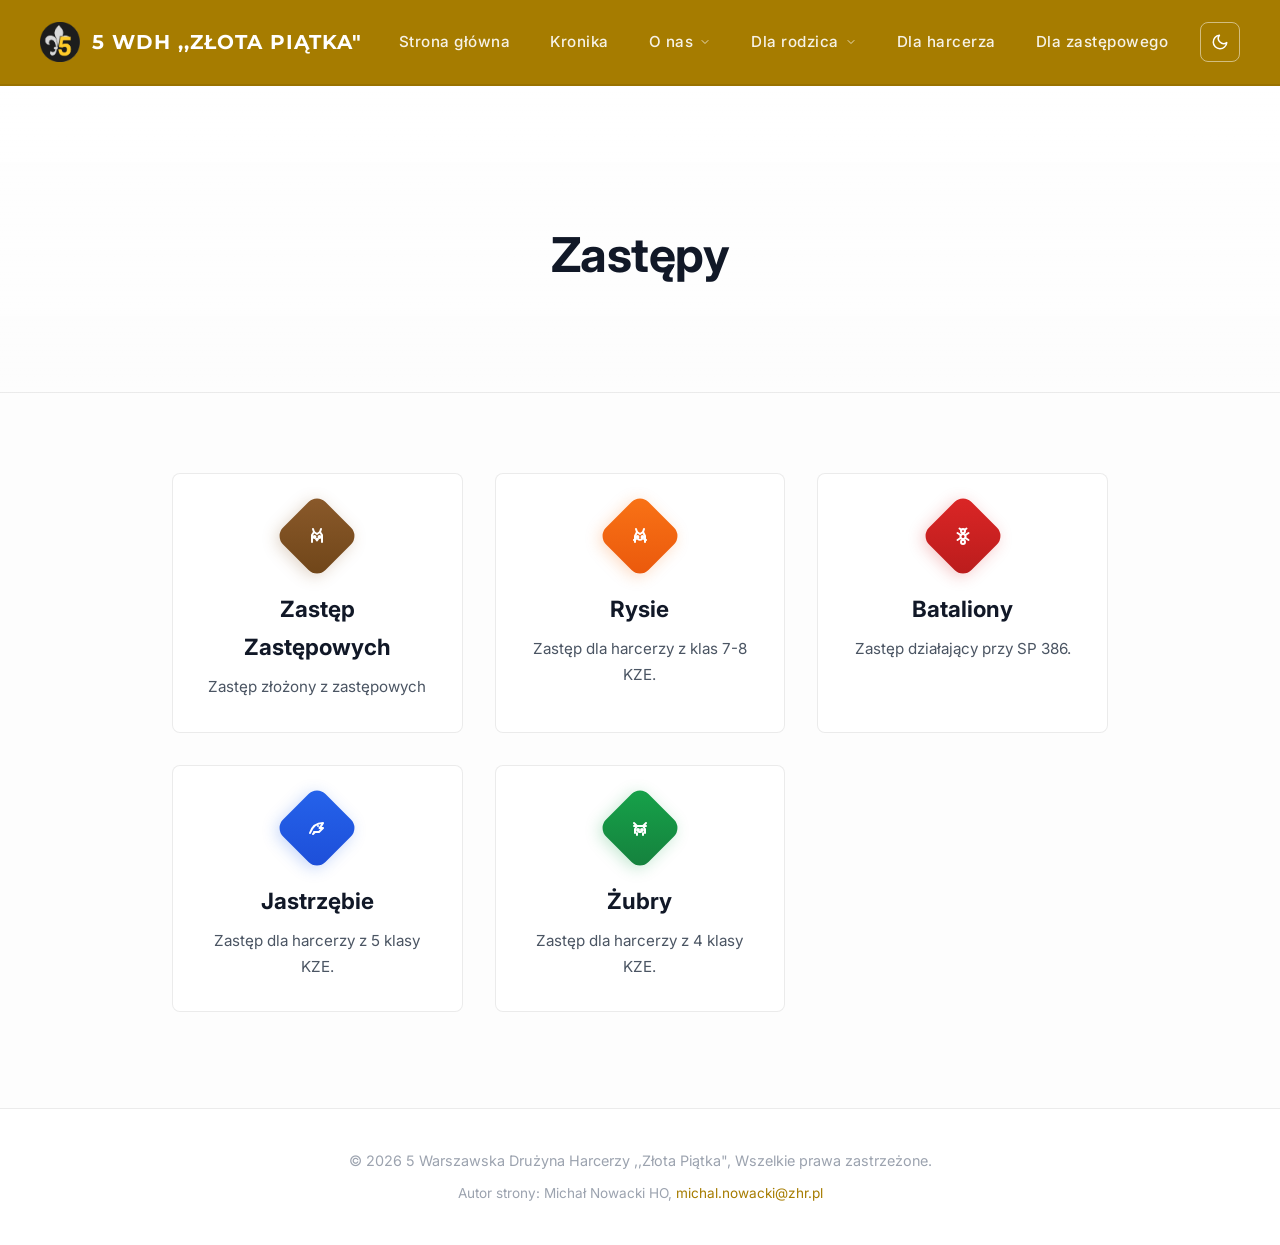
<file: zastepy.html>
<!DOCTYPE html>
<html lang="pl">

<head>
    <meta charset="UTF-8">
    <meta name="viewport" content="width=device-width, initial-scale=1.0">
    <title>Zastępy - Szablon Drużyny</title>
    <link rel="preconnect" href="https://fonts.googleapis.com">
    <link rel="preconnect" href="https://fonts.gstatic.com" crossorigin>
    <link href="https://fonts.googleapis.com/css2?family=Inter:wght@300;400;500;600;700;800&family=Montserrat:wght@700;800&display=swap" rel="stylesheet">
    <link rel="stylesheet" href="style.css">
    <style>
        .page-header {
            padding: 8rem 2rem 5rem;
            text-align: center;
            background: linear-gradient(180deg, var(--hero-glow) 0%, transparent 100%);
            border-bottom: 1px solid var(--border-subtle);
            margin-bottom: 3rem;
        }

        .page-header h1 {
            font-size: 3rem;
            font-weight: 700;
            letter-spacing: -0.5px;
            margin-bottom: 1rem;
            background: var(--gradient-text);
            background-clip: text;
            -webkit-background-clip: text;
            -webkit-text-fill-color: transparent;
        }

        .patrol-grid {
            display: grid;
            grid-template-columns: repeat(auto-fit, minmax(250px, 1fr));
            gap: 2rem;
            margin-top: 2rem;
        }

        .patrol-card {
            background-color: var(--bg-surface);
            border: 1px solid var(--border-subtle);
            border-radius: var(--radius-md);
            padding: 2rem;
            text-align: center;
            transition: transform var(--transition-fast), box-shadow var(--transition-fast);
        }

        .patrol-card:hover {
            transform: translateY(-5px);
            box-shadow: var(--shadow-md);
            border-color: var(--color-gold-base);
        }

        .patrol-color-indicator {
            width: 60px;
            height: 60px;
            border-radius: 12px;
            margin: 0 auto 1.5rem;
            display: flex;
            align-items: center;
            justify-content: center;
            transform: rotate(45deg);
        }

        .patrol-color-indicator svg {
            transform: rotate(-45deg);
            color: #fff;
        }
    </style>
<link rel="icon" type="image/png" href="lofoo.png">
</head>

<body>
    <div id="header-placeholder"></div>

    <main>
        <div class="page-header">
            <h1>Zastępy</h1>
        </div>

        <section class="content" style="max-width: 1000px;">
            <div class="patrol-grid">

                <div class="patrol-card">
                    <div class="patrol-color-indicator"
                        style="background: linear-gradient(135deg, #8b5a2b, #6f4518); box-shadow: 0 4px 15px rgba(139, 90, 43, 0.25);">
                        <svg width="24" height="24" viewBox="0 0 24 24" fill="none" stroke="currentColor"
                            stroke-width="2" stroke-linecap="round" stroke-linejoin="round">
                            <path d="M7 18v-7l2-3 3 2 3-2 2 3v7"></path>
                            <path d="M9 8 8 5"></path>
                            <path d="M15 8l1-3"></path>
                            <circle cx="9.5" cy="13" r="1"></circle>
                            <circle cx="14.5" cy="13" r="1"></circle>
                            <path d="M11 15h2l-1 1.5-1-1.5z"></path>
                        </svg>
                    </div>
                    <h3 style="font-size: 1.4rem; color: var(--text-primary); margin-bottom: 0.5rem;">Zastęp Zastępowych
                    </h3>
                    <p style="font-size: 0.95rem; color: var(--text-secondary);">Zastęp złożony z zastępowych</p>
                </div>

                <div class="patrol-card">
                    <div class="patrol-color-indicator"
                        style="background: linear-gradient(135deg, #f97316, #ea580c); box-shadow: 0 4px 15px rgba(249, 115, 22, 0.25);">
                        <svg width="24" height="24" viewBox="0 0 24 24" fill="none" stroke="currentColor"
                            stroke-width="2" stroke-linecap="round" stroke-linejoin="round">
                            <path d="M7 18v-6l2-4 3 2 3-2 2 4v6"></path>
                            <path d="M9 8 8 5"></path>
                            <path d="M15 8l1-3"></path>
                            <circle cx="9.5" cy="13" r="1"></circle>
                            <circle cx="14.5" cy="13" r="1"></circle>
                            <path d="M10 15c1 1 3 1 4 0"></path>
                            <path d="M8 15l-2 1"></path>
                            <path d="M16 15l2 1"></path>
                        </svg>
                    </div>
                    <h3 style="font-size: 1.4rem; color: var(--text-primary); margin-bottom: 0.5rem;">Rysie
                    </h3>
                    <p style="font-size: 0.95rem; color: var(--text-secondary);">Zastęp dla harcerzy z klas 7-8 KZE.</p>
                </div>

                <div class="patrol-card">
                    <div class="patrol-color-indicator"
                        style="background: linear-gradient(135deg, #dc2626, #b91c1c); box-shadow: 0 4px 15px rgba(220, 38, 38, 0.25);">
                        <svg width="24" height="24" viewBox="0 0 24 24" fill="none" stroke="currentColor"
                            stroke-width="2" stroke-linecap="round" stroke-linejoin="round">
                            <circle cx="12" cy="7" r="2"></circle>
                            <circle cx="12" cy="12.5" r="2.5"></circle>
                            <circle cx="12" cy="18" r="2"></circle>
                            <path d="M10.5 6 8.5 4.5"></path>
                            <path d="M13.5 6l2-1.5"></path>
                            <path d="M9.5 11l-3-2"></path>
                            <path d="M14.5 11l3-2"></path>
                            <path d="M9.5 14l-3 2"></path>
                            <path d="M14.5 14l3 2"></path>
                        </svg>
                    </div>
                    <h3 style="font-size: 1.4rem; color: var(--text-primary); margin-bottom: 0.5rem;">Bataliony</h3>
                    <p style="font-size: 0.95rem; color: var(--text-secondary);">Zastęp działający przy SP 386.</p>
                </div>

                <div class="patrol-card">
                    <div class="patrol-color-indicator"
                        style="background: linear-gradient(135deg, #2563eb, #1d4ed8); box-shadow: 0 4px 15px rgba(37, 99, 235, 0.25);">
                        <svg width="24" height="24" viewBox="0 0 24 24" fill="none" stroke="currentColor"
                            stroke-width="2" stroke-linecap="round" stroke-linejoin="round">
                            <path d="M5 17c2-6 6-10 13-10-1 2-2 3.5-3.5 5H18l-4 4H9"></path>
                            <path d="M13 10h.01"></path>
                            <path d="M8 18l2-2"></path>
                        </svg>
                    </div>
                    <h3 style="font-size: 1.4rem; color: var(--text-primary); margin-bottom: 0.5rem;">Jastrzębie
                    </h3>
                    <p style="font-size: 0.95rem; color: var(--text-secondary);">Zastęp dla harcerzy z 5 klasy KZE.</p>
                </div>

                <div class="patrol-card">
                    <div class="patrol-color-indicator"
                        style="background: linear-gradient(135deg, #16a34a, #15803d); box-shadow: 0 4px 15px rgba(22, 163, 74, 0.25);">
                        <svg width="24" height="24" viewBox="0 0 24 24" fill="none" stroke="currentColor"
                            stroke-width="2" stroke-linecap="round" stroke-linejoin="round">
                            <path d="M7 17v-4l2-3h6l2 3v4"></path>
                            <path d="M9 10 6 7"></path>
                            <path d="M15 10l3-3"></path>
                            <path d="M8 10 6 10"></path>
                            <path d="M16 10h2"></path>
                            <circle cx="10" cy="14" r="1"></circle>
                            <circle cx="14" cy="14" r="1"></circle>
                            <path d="M11 16h2"></path>
                            <path d="M9 17v2"></path>
                            <path d="M15 17v2"></path>
                        </svg>
                    </div>
                    <h3 style="font-size: 1.4rem; color: var(--text-primary); margin-bottom: 0.5rem;">Żubry</h3>
                    <p style="font-size: 0.95rem; color: var(--text-secondary);">Zastęp dla harcerzy z 4 klasy KZE.</p>
                </div>

            </div>
        </section>
    </main>

    <div id="footer-placeholder"></div>
    <script src="components.js"></script>
    <script src="script.js"></script>
</body>

</html>
</file>
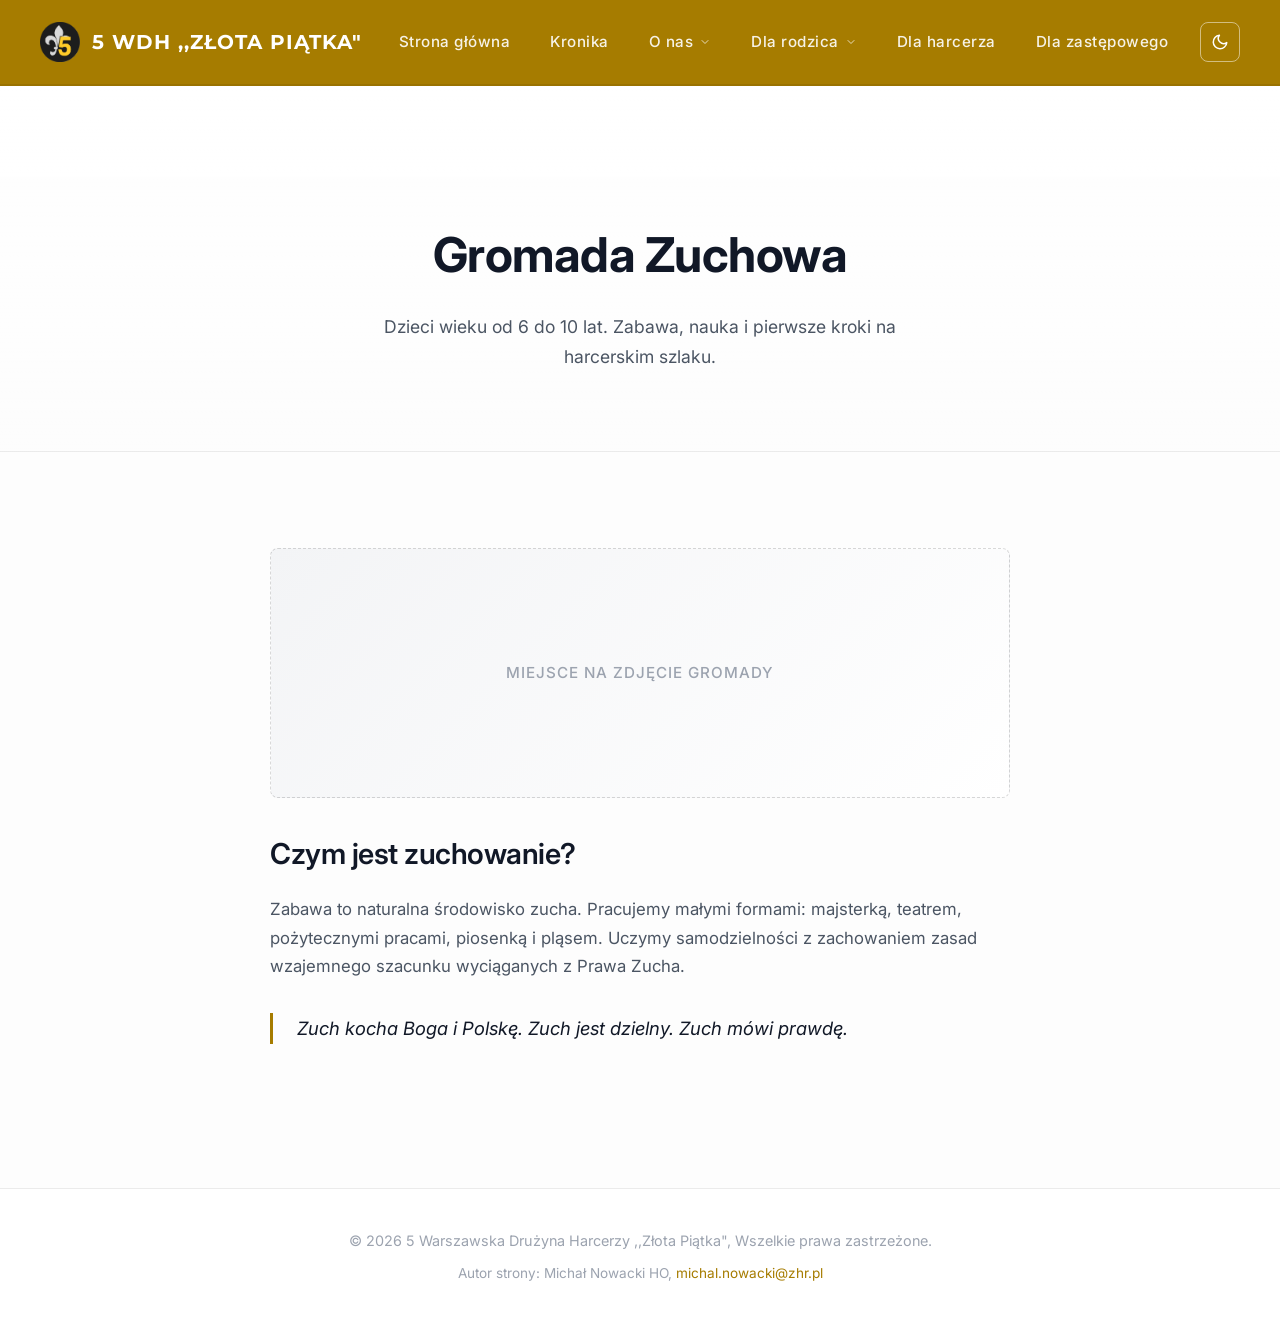
<file: zuchy.html>
<!DOCTYPE html>
<html lang="pl">

<head>
    <meta charset="UTF-8">
    <meta name="viewport" content="width=device-width, initial-scale=1.0">
    <title>Zuchy - Szablon Drużyny</title>
    <link rel="preconnect" href="https://fonts.googleapis.com">
    <link rel="preconnect" href="https://fonts.gstatic.com" crossorigin>
    <link href="https://fonts.googleapis.com/css2?family=Inter:wght@300;400;500;600;700;800&family=Montserrat:wght@700;800&display=swap" rel="stylesheet">
    <link rel="stylesheet" href="style.css">
    <style>
        .page-header {
            padding: 8rem 2rem 5rem;
            text-align: center;
            background: linear-gradient(180deg, var(--hero-glow) 0%, transparent 100%);
            border-bottom: 1px solid var(--border-subtle);
            margin-bottom: 3rem;
        }

        .page-header h1 {
            font-size: 3rem;
            font-weight: 700;
            letter-spacing: -0.5px;
            margin-bottom: 1rem;
            background: var(--gradient-text);
            -webkit-background-clip: text;
            -webkit-text-fill-color: transparent;
        }

        .image-placeholder {
            width: 100%;
            height: 250px;
            border-radius: var(--radius-md);
            background: linear-gradient(135deg, var(--bg-surface-hover) 0%, var(--bg-surface) 100%);
            border: 1px dashed var(--border-strong);
            display: flex;
            align-items: center;
            justify-content: center;
            color: var(--text-tertiary);
            margin-bottom: 2rem;
            position: relative;
            overflow: hidden;
        }

        .image-placeholder::after {
            content: 'Miejsce na zdjęcie gromady';
            font-size: 0.95rem;
            font-weight: 500;
            text-transform: uppercase;
            letter-spacing: 1px;
        }
    </style>
<link rel="icon" type="image/png" href="lofoo.png">
</head>

<body>
    <div id="header-placeholder"></div>

    <main>
        <div class="page-header">
            <h1>Gromada Zuchowa</h1>
            <p style="color: var(--text-secondary); font-size: 1.1rem; max-width: 600px; margin: 0 auto;">Dzieci wieku
                od 6 do 10 lat. Zabawa, nauka i pierwsze kroki na harcerskim szlaku.</p>
        </div>

        <section class="content" style="max-width: 900px;">
            <div class="card" style="text-align: left; padding: 3rem;">
                <div class="image-placeholder"></div>
                <h2 style="font-size: 1.8rem; margin-bottom: 1rem;">Czym jest zuchowanie?</h2>
                <p style="color: var(--text-secondary); font-size: 1.05rem; line-height: 1.7; margin-bottom: 1.5rem;">
                    Zabawa to naturalna środowisko zucha. Pracujemy małymi formami: majsterką, teatrem, pożytecznymi
                    pracami, piosenką i pląsem. Uczymy samodzielności z zachowaniem zasad wzajemnego szacunku
                    wyciąganych z Prawa Zucha.</p>
                <div style="border-left: 3px solid var(--color-gold-base); padding-left: 1.5rem; margin-top: 2rem;">
                    <blockquote style="font-style: italic; color: var(--text-primary); font-size: 1.15rem; margin: 0;">
                        Zuch kocha Boga i Polskę. Zuch jest dzielny. Zuch mówi prawdę.</blockquote>
                </div>
            </div>
        </section>
    </main>

    <div id="footer-placeholder"></div>
    <script src="components.js"></script>
    <script src="script.js"></script>
</body>

</html>
</file>
<file: style.css>
:root {
    /* --- LIGHT THEME (Default) --- */
    --bg-base: #fdfdfd;
    --bg-base-rgb: 253, 253, 253; /* Added for opacity */
    --bg-surface: #ffffff;
    --bg-surface-hover: #f3f4f6;

    /* Złoto - Bardziej stonowane, eleganckie (Mosiądz) */
    --color-gold-base: #a67c00;
    --color-gold-light: #cfa838;
    --color-gold-dark: #7a5c00;

    /* Typografia - Jasny motyw */
    --text-primary: #111827;
    --text-secondary: #4b5563;
    --text-tertiary: #9ca3af;

    /* Elementy UI */
    --border-subtle: rgba(0, 0, 0, 0.08);
    --border-strong: rgba(0, 0, 0, 0.15);

    --nav-bg: rgba(255, 255, 255, 1);
    --nav-blur: none;

    /* Głębia i cienie (Płaskie, profesjonalne) */
    --shadow-sm: 0 1px 2px 0 rgba(0, 0, 0, 0.05);
    --shadow-md: 0 4px 6px -1px rgba(0, 0, 0, 0.05), 0 2px 4px -1px rgba(0, 0, 0, 0.03);
    --shadow-lg: 0 10px 15px -3px rgba(0, 0, 0, 0.05), 0 4px 6px -2px rgba(0, 0, 0, 0.03);
    --shadow-xl: 0 20px 25px -5px rgba(0, 0, 0, 0.05), 0 10px 10px -5px rgba(0, 0, 0, 0.02);

    /* Akcenty Hero */
    --hero-glow: var(--bg-surface);
    --gradient-text: var(--text-primary);

    /* Zaokrąglenia i przejścia */
    --radius-md: 8px;
    --radius-lg: 12px;
    --transition-fast: 0.15s ease;
    --transition-slow: 0.3s ease;
}

[data-theme="dark"] {
    /* --- DARK THEME --- */
    --bg-base: #09090b;
    --bg-base-rgb: 9, 9, 11; /* Added for opacity */
    --bg-surface: #121214;
    --bg-surface-hover: #1f1f22;

    /* Złoto - Bardziej świetliste na ciemnym */
    --color-gold-base: #ca9f1d;
    --color-gold-light: #e6b833;
    --color-gold-dark: #997812;

    /* Typografia - Ciemny motyw */
    --text-primary: #f9fafb;
    --text-secondary: #d1d5db;
    --text-tertiary: #6b7280;

    /* Elementy UI */
    --border-subtle: rgba(255, 255, 255, 0.08);
    --border-strong: rgba(255, 255, 255, 0.15);

    --nav-bg: rgba(9, 9, 11, 1);

    /* Głębia i cienie (Płaskie) */
    --shadow-sm: 0 1px 2px 0 rgba(0, 0, 0, 0.5);
    --shadow-md: 0 4px 6px -1px rgba(0, 0, 0, 0.4), 0 2px 4px -1px rgba(0, 0, 0, 0.2);
    --shadow-lg: 0 10px 15px -3px rgba(0, 0, 0, 0.5), 0 4px 6px -2px rgba(0, 0, 0, 0.3);
    --shadow-xl: 0 20px 25px -5px rgba(0, 0, 0, 0.6), 0 10px 10px -5px rgba(0, 0, 0, 0.4);

    /* Akcenty Hero */
    --hero-glow: var(--bg-surface);
    --gradient-text: var(--text-primary);
}

* {
    margin: 0;
    padding: 0;
    box-sizing: border-box;
    /* Inter to font wysoce czytelny, dodajemy font-smoothing do wyostrzenia na Mac/Windows */
    font-family: 'Inter', -apple-system, BlinkMacSystemFont, "Segoe UI", Roboto, sans-serif;
    -webkit-font-smoothing: antialiased;
    -moz-osx-font-smoothing: grayscale;
}

body {
    background-color: var(--bg-base);
    color: var(--text-primary);
    line-height: 1.7;
    min-height: 100vh;
    display: flex;
    flex-direction: column;
    overflow-x: hidden;
    transition: background-color var(--transition-slow), color var(--transition-slow);
}

/* ---------------- Animacje ---------------- */
@keyframes fadeIn {
    from {
        opacity: 0;
        transform: translateY(15px);
    }

    to {
        opacity: 1;
        transform: translateY(0);
    }
}

@keyframes navSlideDown {
    from {
        transform: translateY(-100%);
        opacity: 0;
    }

    to {
        transform: translateY(0);
        opacity: 1;
    }
}

/* ---------------- Nawigacja (Złote Tło Paska) ---------------- */
.navbar {
    background-color: var(--color-gold-base);
    position: sticky;
    top: 0;
    z-index: 100;
    border-bottom: 2px solid var(--border-subtle); /* Oddzielenie paska */
    transition: background-color var(--transition-slow), border-color var(--transition-slow);
    animation: navSlideDown 0.8s ease forwards;
}

.nav-container {
    max-width: 1280px;
    margin: 0 auto;
    display: flex;
    justify-content: space-between;
    align-items: center;
    padding: 0 2.5rem;
    height: 84px;
}

.logo {
    color: #ffffff; /* Biały tekst dla czytelności na złocie */
    font-size: 1.25rem;
    font-weight: 700;
    font-family: 'Montserrat', sans-serif;
    text-decoration: none;
    letter-spacing: 1px;
    text-transform: uppercase;
    transition: color var(--transition-fast);
    display: flex;
    align-items: center;
    gap: 12px;
}



.nav-links {
    display: flex;
    list-style: none;
    gap: 2.5rem;
    align-items: center;
    height: 100%;
}

.nav-links>li {
    height: 100%;
    display: flex;
    align-items: center;
    position: relative;
}

.nav-links a {
    color: rgba(255, 255, 255, 0.9); /* Prawie biały dla linków by zachować kontrast ze złotem */
    text-decoration: none;
    font-size: 0.95rem;
    font-weight: 500;
    letter-spacing: 0.5px;
    transition: color var(--transition-fast);
    position: relative;
    padding: 0.5rem 0;
    display: flex;
    align-items: center;
    gap: 6px;
}

.nav-links a::after {
    content: '';
    position: absolute;
    bottom: -2px;
    left: 0;
    width: 0;
    height: 2px;
    background-color: #ffffff;
    transition: width var(--transition-fast);
    border-radius: 2px;
}

.nav-links>li>a:hover,
.nav-links>li:hover>a {
    color: #ffffff; /* Biały hover */
}

.nav-links>li>a:hover::after,
.nav-links>li:hover>a::after {
    width: 100%;
}



.dropdown-icon {
    width: 12px;
    height: 12px;
    transition: transform var(--transition-fast);
    opacity: 0.8;
}

.dropdown:hover .dropdown-icon {
    transform: rotate(180deg);
    opacity: 1;
}

/* ---------------- Menu Rozwijane (Redesign) ---------------- */
.dropdown-menu {
    position: absolute;
    top: calc(100% - 10px);
    left: 50%;
    transform: translateX(-50%) translateY(10px) scale(0.95);
    background-color: var(--bg-surface);
    min-width: 220px;
    list-style: none;
    border-radius: var(--radius-md);
    border: 1px solid var(--border-subtle);
    box-shadow: var(--shadow-xl);
    opacity: 0;
    visibility: hidden;
    transition: all 0.35s cubic-bezier(0.16, 1, 0.3, 1);
    padding: 0.75rem;
    transform-origin: top center;
}

.nav-links>li:hover .dropdown-menu {
    opacity: 1;
    visibility: visible;
    transform: translateX(-50%) translateY(0) scale(1);
    top: 100%;
}

.dropdown-menu li {
    margin-bottom: 2px;
}

.dropdown-menu li:last-child {
    margin-bottom: 0;
}

.dropdown-menu li a {
    padding: 0.6rem 1rem;
    display: block;
    color: var(--text-secondary);
    font-size: 0.9rem;
    font-weight: 400;
    border-radius: 8px;
    transition: all var(--transition-fast);
}

.dropdown-menu li a::after {
    display: none;
}

.dropdown-menu li a:hover {
    color: var(--text-primary);
    background-color: var(--bg-surface-hover);
    transform: translateX(4px);
}

/* ---------------- Przycisk motywu ---------------- */
.theme-toggle {
    background: transparent;
    border: 1px solid rgba(255, 255, 255, 0.5); /* Odpowiada złotej nawigacji */
    color: #ffffff;
    cursor: pointer;
    display: flex;
    align-items: center;
    justify-content: center;
    width: 40px;
    height: 40px;
    border-radius: var(--radius-md);
    transition: all var(--transition-fast);
    margin-left: 2rem;
}

.theme-toggle:hover {
    color: var(--color-gold-base); /* Utrzymuje motyw po najechaniu na czystym białym przycisku */
    border-color: #ffffff;
    background-color: #ffffff;
}

.theme-toggle svg {
    width: 18px;
    height: 18px;
}

[data-theme="dark"] .icon-moon {
    display: none;
}

[data-theme="dark"] .icon-sun {
    display: block;
}

.icon-sun {
    display: none;
}

.icon-moon {
    display: block;
}

/* ---------------- Główne Sekcje ---------------- */
main {
    flex-grow: 1;
    display: flex;
    flex-direction: column;
}

/* HERO - Bardziej wysublimowane gradienty */
.hero {
    padding: 10rem 2rem 8rem;
    text-align: center;
    background: var(--hero-glow);
    position: relative;
    overflow: hidden;
}

/* Ozdobny blur w tle (Usunięty dla powagi, zachowany pusty blok dla pewności) */
.hero::before {
    display: none;
}

.hero h1 {
    font-family: 'Montserrat', sans-serif;
    font-size: clamp(3rem, 5vw, 4.5rem);
    margin-bottom: 1.5rem;
    font-weight: 800;
    letter-spacing: -1px;
    line-height: 1.1;
    color: var(--text-primary);
    animation: fadeIn 0.8s ease forwards;
}

.hero p {
    font-size: 1.15rem;
    color: var(--text-secondary);
    max-width: 600px;
    margin: 0 auto;
    font-weight: 300;
    line-height: 1.8;
    animation: fadeIn 1s cubic-bezier(0.16, 1, 0.3, 1) forwards 0.15s;
    opacity: 0;
}

/* CONTENT CARDS - Styl Klasyczny/Profesjonalny */
.content {
    max-width: 1000px;
    margin: 0 auto;
    padding: 0 2rem 6rem;
    width: 100%;
    animation: fadeIn 0.8s ease forwards 0.2s;
    opacity: 0;
}

.card {
    background-color: transparent;
    padding: 2rem 0;
    border-radius: 0;
    border: none;
    box-shadow: none;
    transition: all var(--transition-fast);
    text-align: center;
    position: relative;
    overflow: visible;
}

.card:hover {
    transform: none;
    box-shadow: none;
    border-color: transparent;
}

.card h2 {
    color: var(--text-primary);
    margin-bottom: 1.2rem;
    font-size: 2rem;
    font-weight: 600;
    letter-spacing: -0.5px;
}

.card p {
    color: var(--text-secondary);
    font-weight: 400;
    font-size: 1.05rem;
}

/* ---------------- Stopka ---------------- */
footer {
    text-align: center;
    padding: 2.5rem 2rem;
    background-color: var(--bg-surface);
    color: var(--text-tertiary);
    font-size: 0.9rem;
    border-top: 1px solid var(--border-subtle);
    font-weight: 400;
    margin-top: auto;
}

.gold-text {
    color: var(--color-gold-base);
    font-weight: 500;
}

/* --- MODAL & FAB FOR KRONIKA --- */
.modal-overlay {
    position: fixed;
    top: 0;
    left: 0;
    width: 100%;
    height: 100%;
    background: rgba(var(--bg-base-rgb), 0.5); /* Używa tła strony zamiast czystej czerni, lżejsze */
    backdrop-filter: blur(4px); /* Lekki blur, aby odseparować tło ale nie zadusić widoku, np. "nie takie czarne" */
    display: flex;
    align-items: center;
    justify-content: center;
    z-index: 2000;
    opacity: 0;
    pointer-events: none;
    transition: opacity 0.3s ease;
}

.modal-overlay.active {
    opacity: 1;
    pointer-events: all;
}

.modal-content {
    width: 90%;
    max-width: 700px;
    transform: translateY(20px);
    transition: transform 0.3s ease;
}

.modal-overlay.active .modal-content {
    transform: translateY(0);
}

.fab {
    position: fixed;
    bottom: 30px;
    right: 30px;
    width: 60px;
    height: 60px;
    border-radius: 50%;
    background: var(--color-gold-base);
    color: white;
    border: none;
    cursor: pointer;
    box-shadow: 0 4px 15px rgba(0, 0, 0, 0.3);
    display: flex;
    align-items: center;
    justify-content: center;
    z-index: 1000;
    transition: transform 0.3s cubic-bezier(0.175, 0.885, 0.32, 1.275), box-shadow 0.3s;
}

.fab:hover {
    transform: scale(1.1) rotate(90deg);
    box-shadow: 0 6px 20px rgba(0, 0, 0, 0.4);
}

.fab svg {
    width: 28px;
    height: 28px;
}

.modal-close {
    position: absolute;
    top: -40px;
    right: 0;
    background: none;
    border: none;
    color: white;
    font-size: 2rem;
    cursor: pointer;
    opacity: 0.7;
    transition: opacity 0.2s;
}

.modal-close:hover {
    opacity: 1;
}

@media (max-width: 768px) {
    .fab {
        bottom: 20px;
        right: 20px;
        width: 50px;
        height: 50px;
    }
}

/* ---------------- Formularze & Admin (Kronika) ---------------- */
.admin-panel input:focus,
.admin-panel textarea:focus {
    outline: none;
    border-color: var(--color-gold-base) !important;
    box-shadow: 0 0 0 3px rgba(176, 141, 68, 0.15);
}

.admin-panel button:hover {
    opacity: 0.9;
    transform: translateY(-1px);
}

.delete-btn:hover {
    background: rgba(255, 0, 0, 0.15) !important;
    transform: scale(1.05);
}

/* ---------------- Mobile Menu Buttons ---------------- */
.menu-toggle {
    display: none;
    background: transparent;
    border: none;
    color: #ffffff; /* Biały by kontrastować ze złotym nagłówkiem */
    cursor: pointer;
    margin-left: 1rem;
    padding: 0.5rem;
    z-index: 101;
    /* Ensure it's above the mobile nav */
}

.menu-toggle svg {
    width: 28px;
    height: 28px;
}

.menu-toggle .line1,
.menu-toggle .line2,
.menu-toggle .line3 {
    transition: all var(--transition-fast);
    transform-origin: center;
}

.menu-toggle.active .line1 {
    transform: translateY(6px) rotate(45deg);
}

.menu-toggle.active .line2 {
    opacity: 0;
}

.menu-toggle.active .line3 {
    transform: translateY(-6px) rotate(-45deg);
}

/* ---------------- Responsiveness (Mobiles & Tablets) ---------------- */
@media (max-width: 900px) {

    /* Navbar adjustments */
    .nav-container {
        padding: 0 1.5rem;
    }

    .menu-toggle {
        display: block;
    }

    .nav-links {
        position: fixed;
        top: 0;
        right: -100%;
        width: 80%;
        max-width: 400px;
        height: 100vh;
        background-color: var(--bg-surface);
        flex-direction: column;
        justify-content: flex-start;
        align-items: flex-start;
        padding: 6rem 2rem 2rem;
        gap: 1.5rem;
        transition: right 0.4s cubic-bezier(0.22, 1, 0.36, 1);
        border-left: 1px solid var(--border-subtle);
        box-shadow: var(--shadow-xl);
    }

    .nav-links.active {
        right: 0;
    }

    .nav-links>li {
        width: 100%;
        height: auto;
    }

    .nav-links a {
        font-size: 1.2rem;
        padding: 0.8rem 0;
        width: 100%;
        justify-content: space-between;
        color: var(--text-secondary); /* Przywrócenie pierwotnego koloru dla bocznego panelu */
    }

    .nav-links a::after {
        display: none;
    }

    .nav-links>li>a:hover,
    .nav-links>li:hover>a {
        color: var(--color-gold-base);
    }

    /* Logo w mobilnym widoku pozostaje na białym, z racji tła złotego paska */
    .logo {
        color: #ffffff;
    }

    /* Dopasowanie dropdown icon na mobile by znów była grafitowa/jasna */
    .dropdown-icon {
        opacity: 0.6;
    }

    /* Mobile Dropdown styles */
    .dropdown-menu {
        position: static;
        transform: none;
        opacity: 0;
        visibility: hidden;
        box-shadow: none;
        border: none;
        background: transparent;
        padding: 0;
        min-width: 100%;
        max-height: 0;
        overflow: hidden;
        transition: max-height 0.4s ease, opacity 0.4s ease, padding 0.4s ease;
    }

    /* Wyłączenie wpływu głównego hovera z desktopu na mobile po dotknięciu/tapnięciu */
    .nav-links>li:hover .dropdown-menu {
        transform: none;
        top: auto;
    }
    
    .nav-links>li:hover:not(.active-dropdown) .dropdown-menu {
        opacity: 0;
        visibility: hidden;
        max-height: 0;
        padding: 0;
    }

    /* Accordion active state toggled by JS on the parent <li> */
    .nav-links>li.active-dropdown .dropdown-menu {
        opacity: 1;
        visibility: visible;
        max-height: 400px;
        /* enough to show all items */
        padding: 0.5rem 0 0.5rem 1.5rem;
    }

    /* Otwieranie na rozwijanie strzałki na mobile */
    .nav-links>li.active-dropdown>a .dropdown-icon {
        transform: rotate(180deg);
    }

    /* Hero adjustments */
    .hero {
        padding: 8rem 1.5rem 5rem !important;
    }

    .hero h1 {
        font-size: clamp(2.2rem, 8vw, 3rem) !important;
    }

    .hero p {
        font-size: 1rem !important;
    }

    /* Page Headers in standard pages */
    .page-header {
        padding: 6rem 1.5rem 3rem !important;
    }

    .page-header h1 {
        font-size: 2.2rem !important;
    }

    /* Content and Cards layout adjustments */
    .content {
        padding: 0 1.5rem 4rem !important;
    }

    .card {
        padding: 1.5rem !important;
    }

    .card h2 {
        font-size: 1.5rem !important;
    }

    /* Footer adjustments */
    footer {
        padding: 2rem 1.5rem !important;
    }
}
</file>
